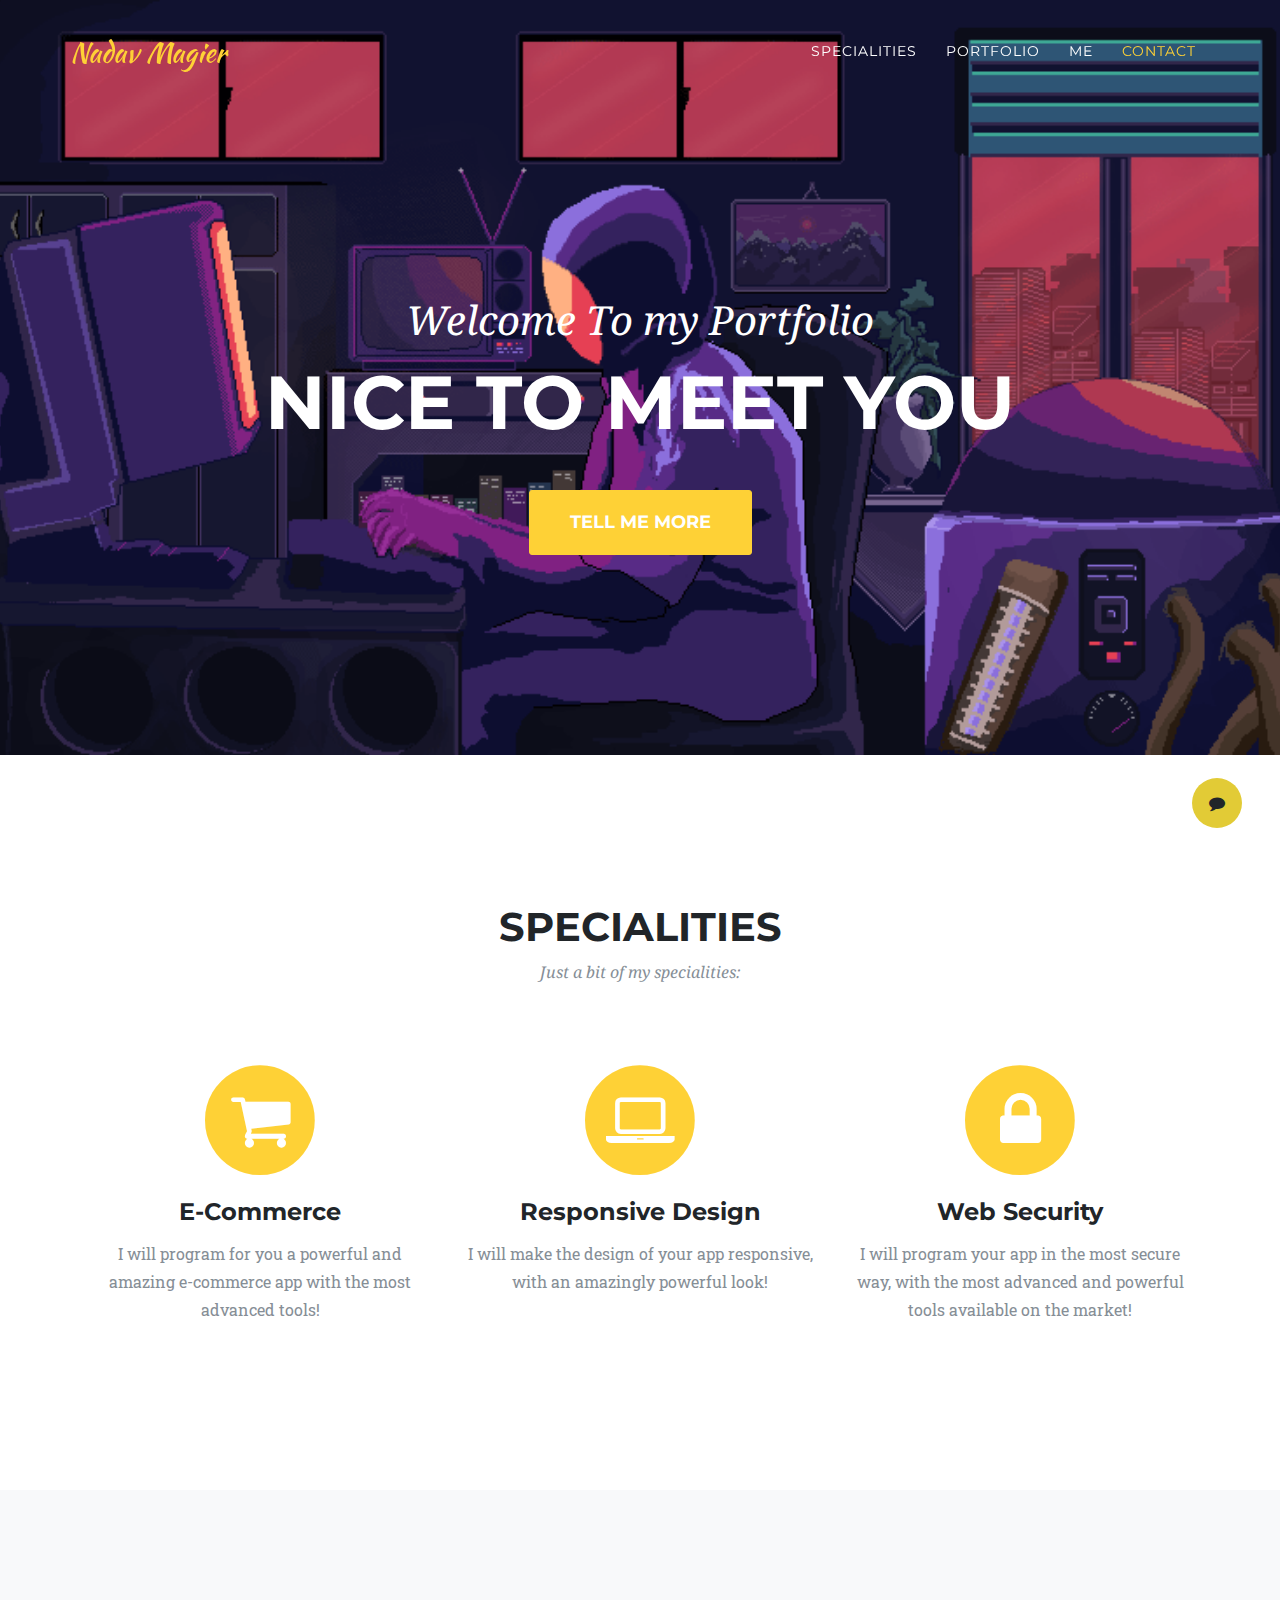
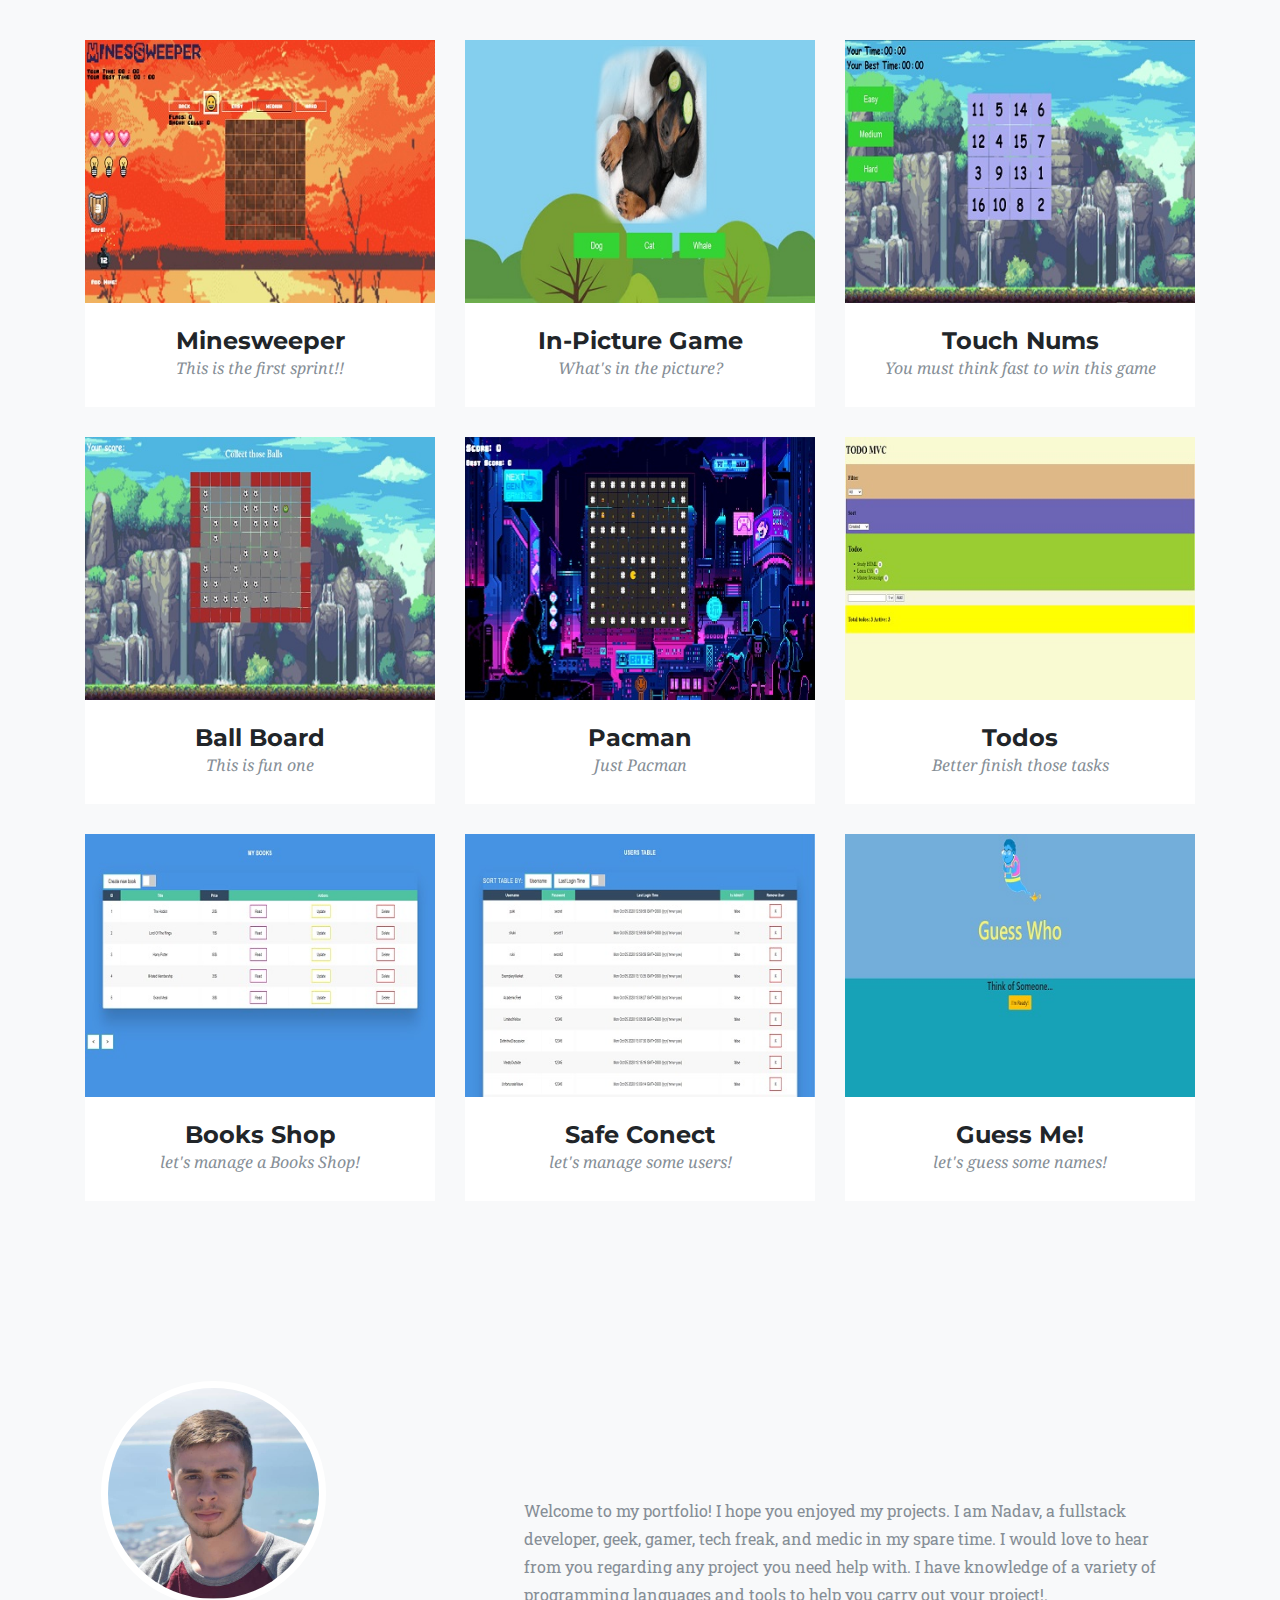
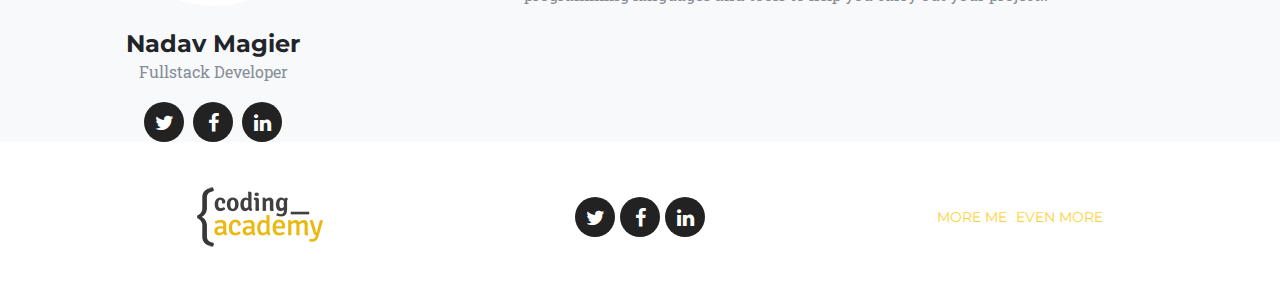
<file: index.html>
<!DOCTYPE html>
<html lang="en">

<head>

    <meta charset="utf-8">
    <meta name="viewport" content="width=device-width, initial-scale=1, shrink-to-fit=no">
    <meta name="description" content="">
    <meta name="author" content="">
    <link rel="icon" href="img/favicon.gif" type="gif">
    <title>Nadav Magier</title>

    <!-- Bootstrap core CSS -->
    <link href="vendor/bootstrap/css/bootstrap.min.css" rel="stylesheet">

    <!-- Custom fonts for this template -->
    <link href="vendor/font-awesome/css/font-awesome.min.css" rel="stylesheet" type="text/css">
    <link href="https://fonts.googleapis.com/css?family=Montserrat:400,700" rel="stylesheet" type="text/css">
    <link href='https://fonts.googleapis.com/css?family=Kaushan+Script' rel='stylesheet' type='text/css'>
    <link href='https://fonts.googleapis.com/css?family=Droid+Serif:400,700,400italic,700italic' rel='stylesheet' type='text/css'>
    <link href='https://fonts.googleapis.com/css?family=Roboto+Slab:400,100,300,700' rel='stylesheet' type='text/css'>

    <!-- Custom styles for this template -->
    <link href="css/ca-gallery.css" rel="stylesheet">

</head>

<body id="page-top">
    <div class="offcanvas-btn" onClick="openCanvas()">
        <i class="fa fa-comment" aria-hidden="true"></i>
    </div>
    <aside class="offcanvas-aside">

        <!-- Contact -->
        <section id="contact">
            <section class="mb-4">

                <!-- email -->
                <div class="form-group label-floating">
                    <label class="control-label" for="email">Email</label>
                    <input class="form-control" id="email" type="email" name="email" required data-error="Please enter your Email">
                    <div class="help-block with-errors"></div>
                </div>
                <!-- Subject -->
                <div class="form-group label-floating">
                    <label class="control-label">Subject</label>
                    <input class="form-control" id="msg_subject" type="text" name="subject" required data-error="Please enter your message subject">
                    <div class="help-block with-errors"></div>
                </div>
                <!-- Message -->
                <div class="form-group label-floating">
                    <label for="message" class="control-label">Message</label>
                    <textarea class="form-control" rows="3" id="message" name="message" required data-error="Write your message"></textarea>
                    <div class="help-block with-errors"></div>
                </div>
                <div class="form-submit mt-5">
                    <button class="btn btn-primary" onclick="onSendMsg()"><i class="material-icons mdi mdi-message-outline" ></i> Send Message</button>
                    <div id="msgSubmit" class="h3 text-center hidden"></div>
                    <div class="clearfix"></div>
                </div>
                </div>

            </section>
        </section>

    </aside>

    <!-- Navigation -->
    <nav class="navbar navbar-expand-lg navbar-dark fixed-top" id="mainNav">
        <div class="container">
            <a class="navbar-brand js-scroll-trigger" href="#page-top">Nadav Magier</a>
            <button class="navbar-toggler navbar-toggler-right" type="button" data-toggle="collapse" data-target="#navbarResponsive" aria-controls="navbarResponsive" aria-expanded="false" aria-label="Toggle navigation">
          <i class="fa fa-bars"></i>
        </button>
            <div class="collapse navbar-collapse" id="navbarResponsive">
                <ul class="navbar-nav ml-auto">
                    <li class="nav-item">
                        <a class="nav-link js-scroll-trigger" href="#services">Specialities</a>
                    </li>
                    <li class="nav-item">
                        <a class="nav-link js-scroll-trigger" href="#portfolio">Portfolio</a>
                    </li>
                    <li class="nav-item">
                        <a class="nav-link js-scroll-trigger" href="#me">Me</a>
                    </li>
                    <li class="nav-item">
                        <a class="nav-link js-scroll-trigger" onclick="openCanvas()" href="#contact">Contact</a>
                    </li>
                </ul>
            </div>
        </div>
    </nav>

    <!-- Header -->
    <header class="masthead">
        <div class="container">
            <div class="intro-text">
                <div class="intro-lead-in">Welcome To my Portfolio</div>
                <div class="intro-heading">Nice To Meet You</div>
                <a class="btn btn-xl js-scroll-trigger" href="#services">Tell Me More</a>
            </div>
        </div>
    </header>

    <!-- Services -->
    <section id="services">
        <div class="container">
            <div class="row">
                <div class="col-lg-12 text-center">
                    <h2 class="section-heading">Specialities</h2>
                    <h3 class="section-subheading text-muted">Just a bit of my specialities:</h3>
                </div>
            </div>
            <div class="row text-center">
                <div class="col-md-4">
                    <span class="fa-stack fa-4x">
              <i class="fa fa-circle fa-stack-2x text-primary"></i>
              <i class="fa fa-shopping-cart fa-stack-1x fa-inverse"></i>
            </span>
                    <h4 class="service-heading">E-Commerce</h4>
                    <p class="text-muted">I will program for you a powerful and amazing e-commerce app with the most advanced tools!</p>
                </div>
                <div class="col-md-4">
                    <span class="fa-stack fa-4x">
              <i class="fa fa-circle fa-stack-2x text-primary"></i>
              <i class="fa fa-laptop fa-stack-1x fa-inverse"></i>
            </span>
                    <h4 class="service-heading">Responsive Design</h4>
                    <p class="text-muted">I will make the design of your app responsive, with an amazingly powerful look!</p>
                </div>
                <div class="col-md-4">
                    <span class="fa-stack fa-4x">
              <i class="fa fa-circle fa-stack-2x text-primary"></i>
              <i class="fa fa-lock fa-stack-1x fa-inverse"></i>
            </span>
                    <h4 class="service-heading">Web Security</h4>
                    <p class="text-muted">I will program your app in the most secure way, with the most advanced and powerful tools available on the market!</p>
                </div>
            </div>
        </div>
    </section>

    <!-- Portfolio Grid -->
    <section class="bg-light" id="portfolio">
        <div class="container">
            <div class="row">
            </div>
        </div>
    </section>


    <!-- Me -->
    <section class="bg-light" id="me" style="padding: 0px;">
        <div class="row">
            <div class="col-sm-4">
                <div class="team-member">
                    <img class="mx-auto rounded-circle" src="img/team/1.png" alt="">
                    <h4>Nadav Magier</h4>
                    <p class="text-muted">Fullstack Developer</p>
                    <ul class="list-inline social-buttons">
                        <li class="list-inline-item">
                            <a href="https://twitter.com/MagierNadav?s=08">
                                <i class="fa fa-twitter"></i>
                            </a>
                        </li>
                        <li class="list-inline-item">
                            <a href="https://www.facebook.com/nadav.magier">
                                <i class="fa fa-facebook"></i>
                            </a>
                        </li>
                        <li class="list-inline-item">
                            <a href="https://www.linkedin.com/in/nadav-magier-613965124">
                                <i class="fa fa-linkedin"></i>
                            </a>
                        </li>
                    </ul>
                </div>
            </div>
            <div class="col-sm-8 flex-align-center">
                <p class="large text-muted  about-description">Welcome to my portfolio! I hope you enjoyed my projects. I am Nadav, a fullstack developer, geek, gamer, tech freak, and medic in my spare time. I would love to hear from you regarding any project you need help with. I have knowledge of
                    a variety of programming languages and tools to help you carry out your project!.</p>
            </div>
        </div>
    </section>


    <!-- Footer -->
    <footer>
        <div class="container">
            <div class="row">
                <div class="col-md-4 flex-align-center">
                    <a href="http://coding-academy.org" target="_blank">
                        <img src="./img/ca-logo.png" alt="">
                    </a>
                </div>
                <div class="col-md-4 flex-align-center">
                    <ul class="list-inline social-buttons flex-align-center">
                        <li class="list-inline-item">
                            <a href="https://twitter.com/MagierNadav?s=08">
                                <i class="fa fa-twitter"></i>
                            </a>
                        </li>
                        <li class="list-inline-item flex-align-center">
                            <a href="https://www.facebook.com/nadav.magier">
                                <i class="fa fa-facebook"></i>
                            </a>
                        </li>
                        <li class="list-inline-item">
                            <a href="https://www.linkedin.com/in/nadav-magier-613965124">
                                <i class="fa fa-linkedin"></i>
                            </a>
                        </li>
                    </ul>
                </div>
                <div class="col-md-4 flex-align-center">
                    <ul class="list-inline quicklinks">
                        <li class="list-inline-item">
                            <a href="#">More Me</a>
                        </li>
                        <li class="list-inline-item">
                            <a href="#">Even More</a>
                        </li>
                    </ul>
                </div>
            </div>
        </div>
    </footer>

    <!-- Portfolio Modals -->
    <div class='modals'></div>
    <!-- Modal 1 -->


    <!-- Bootstrap core JavaScript -->
    <script src="vendor/jquery/jquery.min.js"></script>
    <script src="vendor/popper/popper.min.js"></script>
    <script src="vendor/bootstrap/js/bootstrap.min.js"></script>

    <!-- Plugin JavaScript -->
    <script src="vendor/jquery-easing/jquery.easing.min.js"></script>

    <!-- Custom scripts for this template -->
    <script src="js/gallery.service.js"></script>
    <script src="js/ca-gallery.js"></script>
    <script src="js/offCanvas.js"></script>
    <script src="js/main.js"></script>


</body>

</html>
</file>
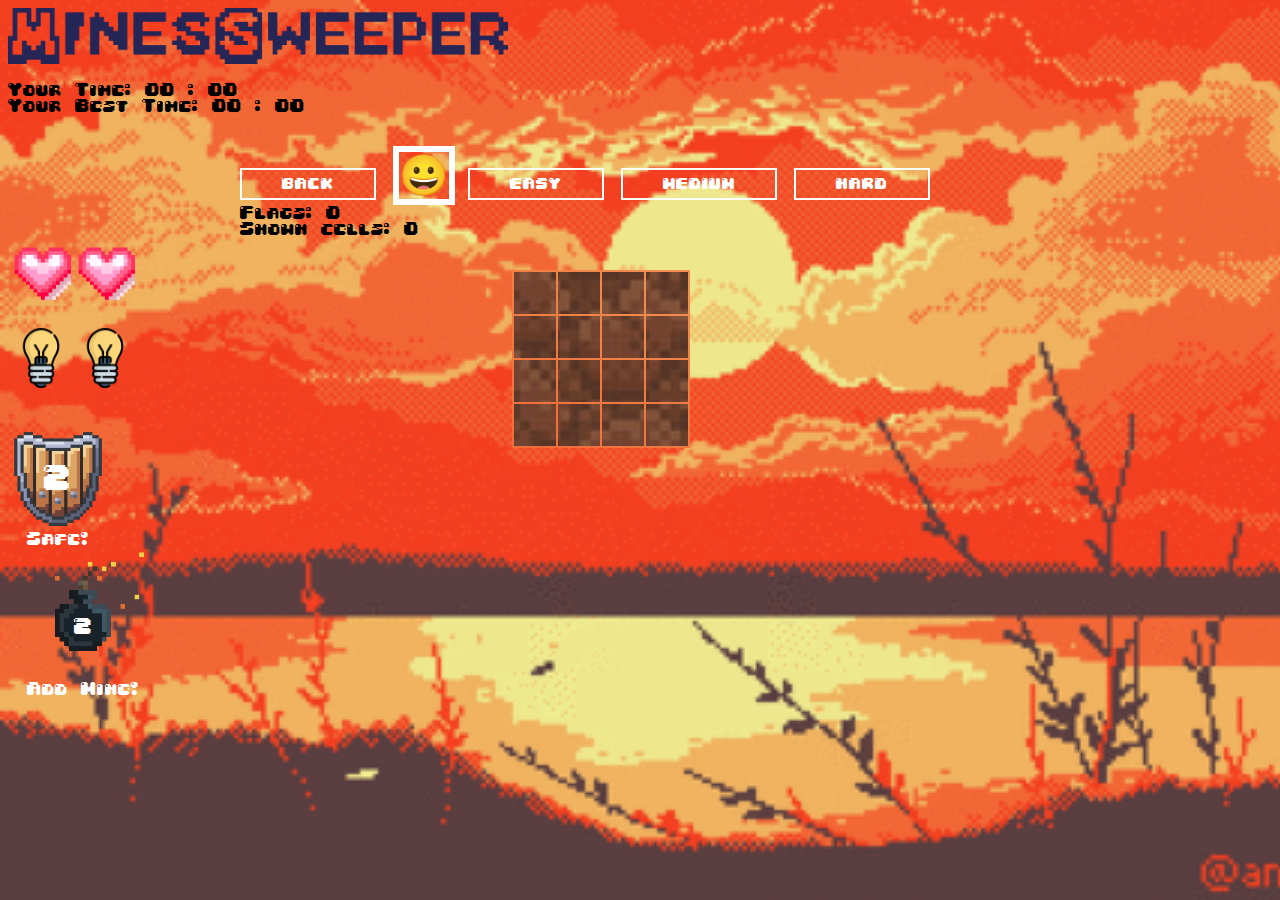
<file: projs/1/index.html>
<!DOCTYPE html>
<html lang="en">

<head>
    <meta charset="UTF-8">
    <meta http-equiv="X-UA-Compatible" content="IE=edge">
    <meta name="viewport" content="width=device-width, initial-scale=1.0">
    <link rel="stylesheet" href="css/style.css">
    <title>Mines Sweeper</title>
</head>

<body onload="initGame()">
    <img class="header" src="img/Header.png" /></br>
    </br>
    <div class="timers">
        <label class="text">Your Time:</label>
        <label class="minutes">00</label>
        <label class="colon">:</label>
        <label class="seconds">00</label></br>
        <label class="text">Your Best Time:</label>
        <label class="bestMinutes">00</label>
        <label class="colon">:</label>
        <label class="bestSeconds">00</label>
        </br>
        </br>

    </div>
    </br>

    <div class="menu-container">
        <button class="button2 back" onclick="back()">BACK</button>
        <button class="button2 restart" onclick="initGame()">&#128512</button>
        <button class="button2" onclick="changeSize(4)">Easy</button>
        <button class="button2" onclick="changeSize(8)">Medium</button>
        <button class="button2" onclick="changeSize(12)">Hard</button><br>
        <label class="text">Flags:</label>
        <label class="flag-count">0</label><br>
        <label class="text">Shown cells:</label>
        <label class="shown-count">0</label>
    </div>
    <div class="board-container"></div>
    <div class="hearts"></div>
    <div class="lights"></div>
    </br>
    <div class="shield-container" onclick="exposeRandomCell()">
        <img src="img/shield.png" class="shield">
        <div class="shield-number">Safe!</div>
        <div class="shield-text">Safe!</div>
    </div>
    <div class="self-mine-container" onclick="addSelfMine()">
        <img src="img/bomb.gif" class="self-mine">
        <div class="self-mine-number">4</div>
        <div class="self-mine-text">Add Mine!</div>
    </div>


    <!-- <img src="img/shield.png" class="shield" onclick="exposeRandomCell()" /> -->
    <script src="js/util.js"></script>
    <script src="js/main.js"></script>
</body>

</html>
</file>
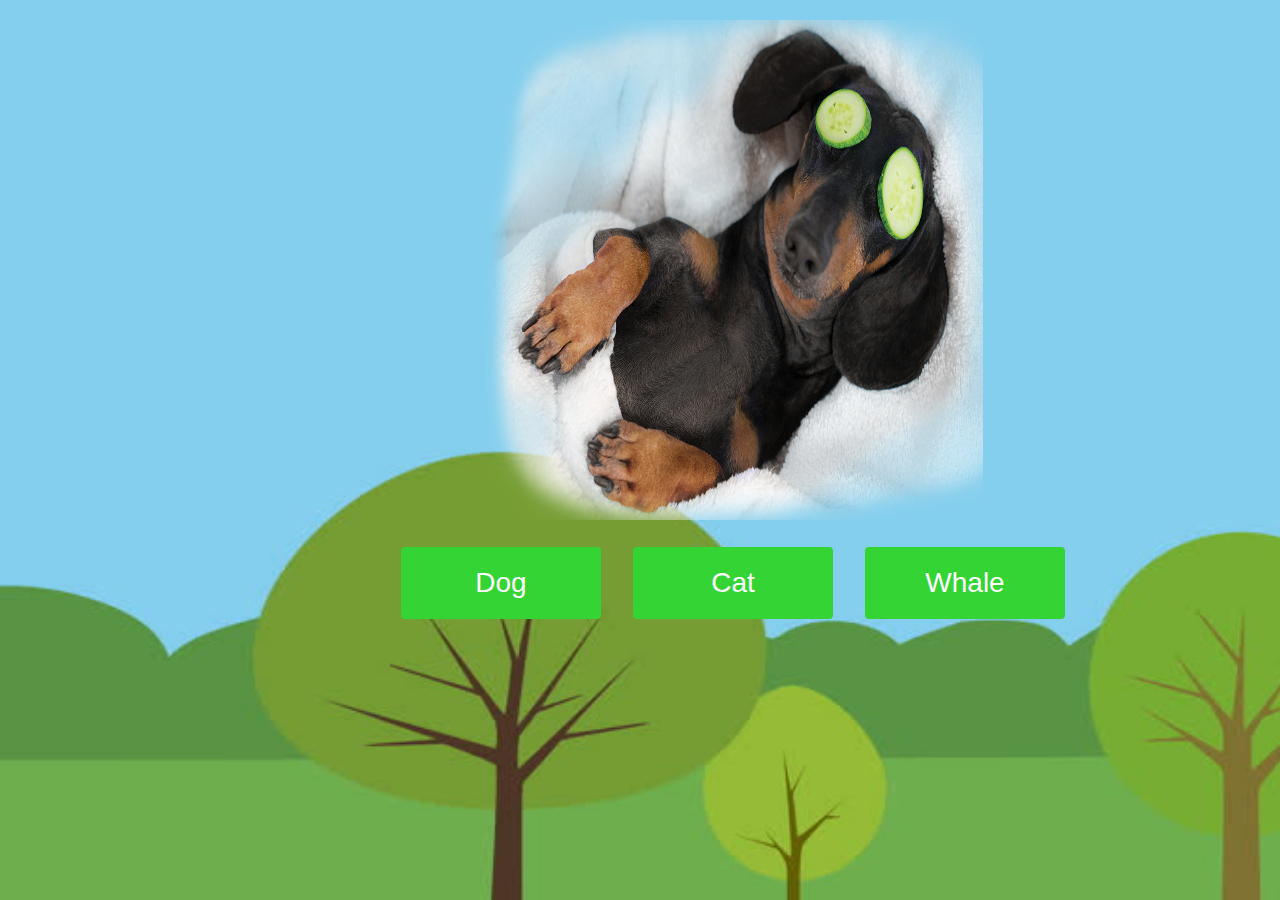
<file: projs/2/index.html>
<!DOCTYPE html>
<html lang="en">

<head>
    <meta charset="UTF-8">
    <meta http-equiv="X-UA-Compatible" content="IE=edge">
    <meta name="viewport" content="width=device-width, initial-scale=1.0">
    <title>In Picture</title>
    <link rel="stylesheet" href="css/style.css">
</head>

<body onload="init()">

    <table border="0" cellpadding="10">
        <tbody class="answers"></tbody>
    </table>
    <img src="img/Win.png" class="win"></br>
    <button class="restart" onclick="restartGame()"><span>Restart!</span></button>
    <script src="js/util.js"></script>
    <script src="js/main.js"></script>
</body>

</html>
</file>
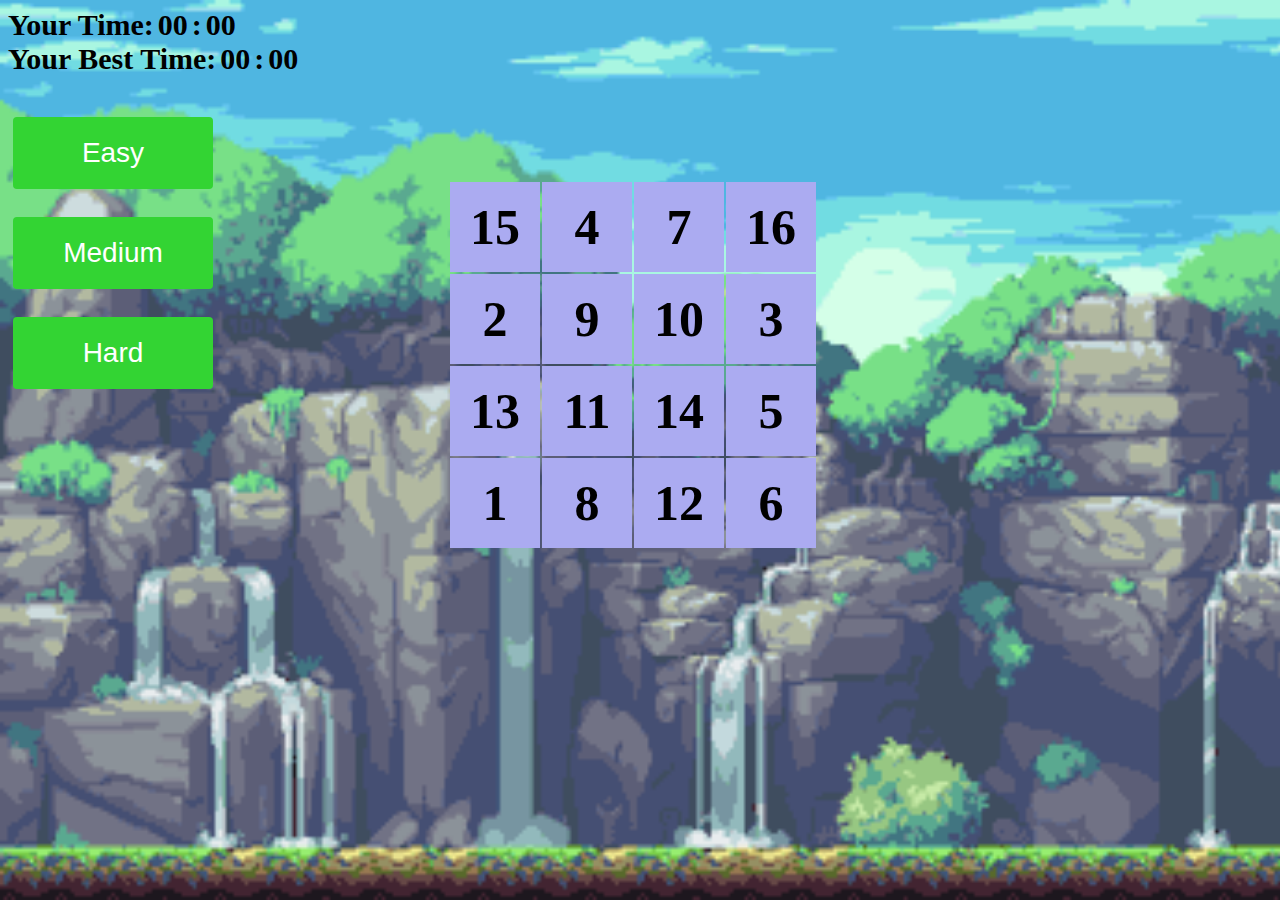
<file: projs/3/index.html>
<!DOCTYPE html>
<html lang="en">

<head>
    <meta charset="UTF-8">
    <meta http-equiv="X-UA-Compatible" content="IE=edge">
    <meta name="viewport" content="width=device-width, initial-scale=1.0">
    <title>Touch Nums</title>
    <link rel="stylesheet" href="css/style.css">
</head>

<body onload="init()" style="background-image: url('img/background.gif'); background-attachment: fixed;
background-size: cover; background-repeat: no-repeat;">
    <label class="text">Your Time:</label>
    <label class="minutes">00</label>
    <label class="colon">:</label>
    <label class="seconds">00</label></br>
    <label class="text">Your Best Time:</label>
    <label class="bestMinutes">00</label>
    <label class="colon">:</label>
    <label class="bestSeconds">00</label></br>
    </br>
    </br>

    <button class="button" onclick="changeDifficult(4)"><span>Easy</span></button></br>
    </br>

    <button class="button" onclick="changeDifficult(5)"><span>Medium</span></button></br>
    </br>

    <button class="button" onclick="changeDifficult(6)"><span>Hard</span></button>

    <table border="0" cellpadding="10">
        <tbody class="board"></tbody>
    </table>
    <img src="img/Win.png" class="win"></br>
    </br>
    </br>
    </br>
    <button class="restart" onclick="restartGame()"><span>Restart!</span></button>
    <script src="js/util.js"></script>
    <script src="js/main.js"></script>
</body>

</html>
</file>
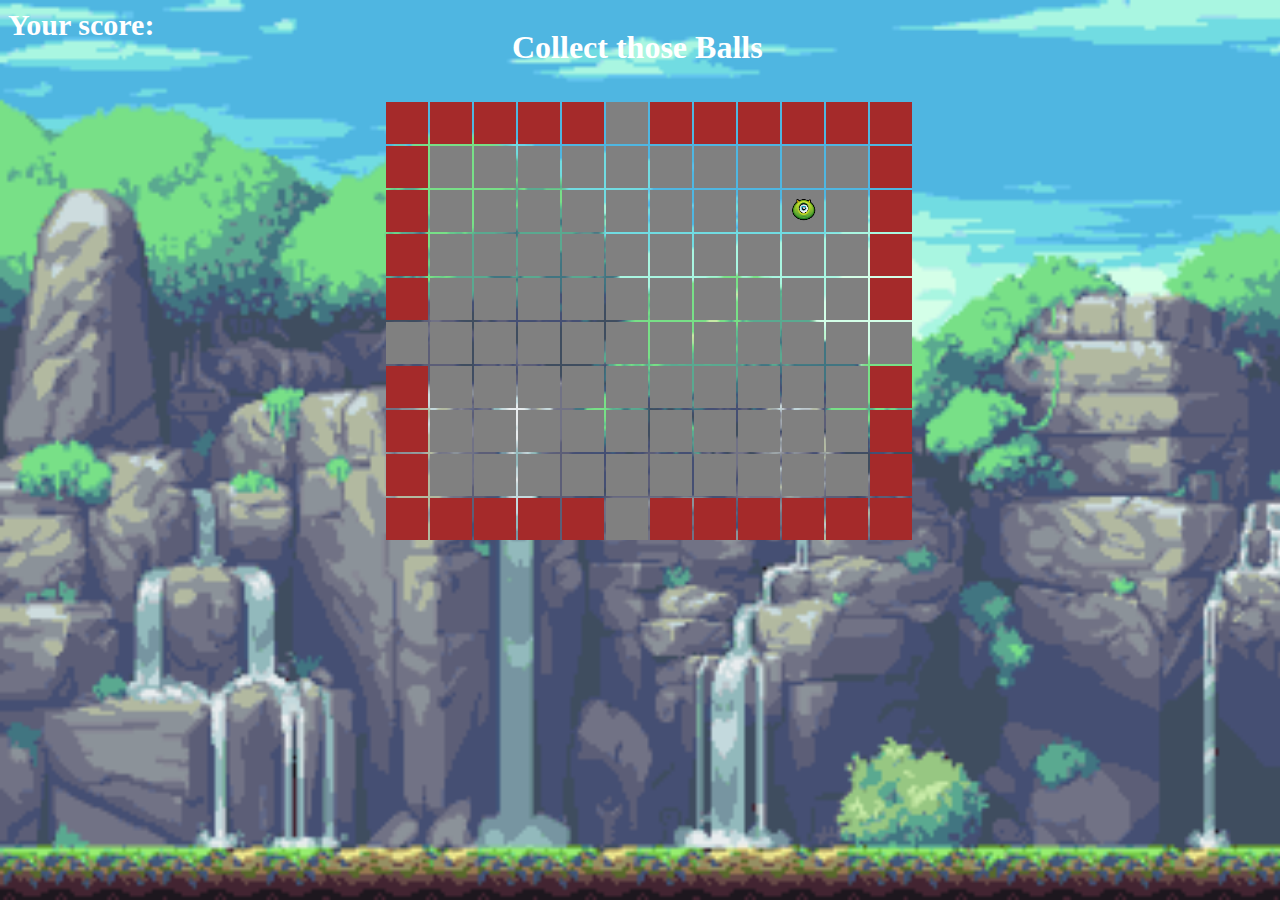
<file: projs/4/index.html>
<!doctype html>
<html lang="en">

<head>
    <meta charset="utf-8">
    <title>Balls</title>
    <link rel="stylesheet" href="css/style.css">
</head>

<body onkeyup="handleKey(event)" onload="initGame()">
    <h1>Collect those Balls</h1>
    <label>Your score:</label><label class="score"></label>
    <table>
        <tbody class="board"></tbody>
    </table>

    <button class="restart" onclick="restartGame()"><span>Restart!</span></button>
    </br>
    </br>
    </br>
    </br>
    </br>
    </br>
    </br>
    </br>
    </br>
    </br>
    </br>
    </br>
    </br>
    </br>
    </br>
    </br>
    </br>
    </br>
    <img src="img/Win.png" class="win"></br>
    <script src="js/app.js"></script>
    <script src="js/util.js"></script>
</body>

</html>
</file>
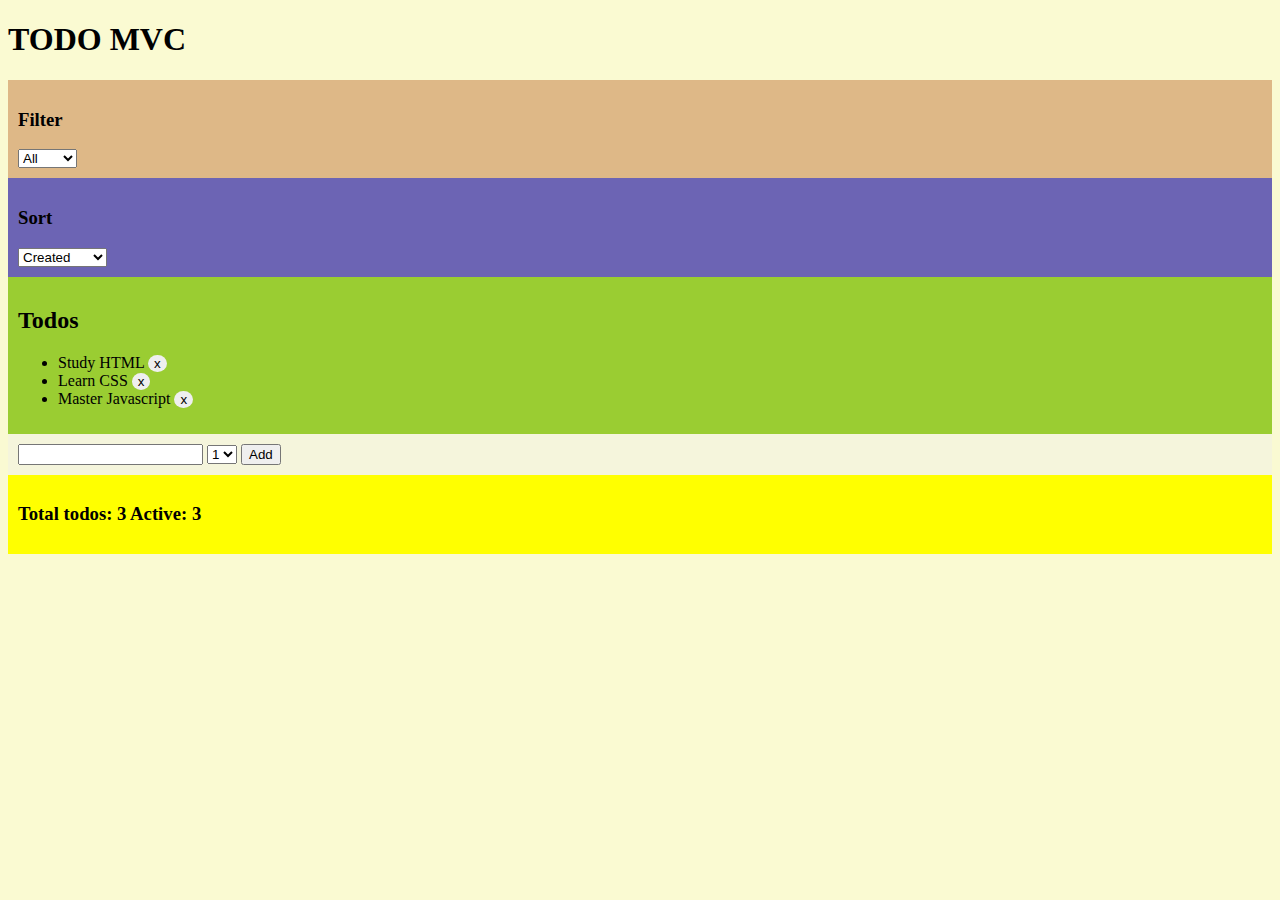
<file: projs/6/index.html>
<!DOCTYPE html>
<html lang="en">

<head>
    <meta charset="UTF-8">
    <meta http-equiv="X-UA-Compatible" content="IE=edge">
    <meta name="viewport" content="width=device-width, initial-scale=1.0">
    <title>Todo</title>
    <link rel="stylesheet" href="css/main.css">
</head>

<body onload="onInit()">
    <header>
        <h1>TODO MVC</h1>
    </header>
    <section class="todo-filter">
        <h3>Filter</h3>
        <select name="todoFilter" onchange="onSetFilter(this.value)">
            <option value="all">All</option>
            <option value="active">Active</option>
            <option value="done">Done</option>
        </select>
    </section>
    <section class="todo-sort">
        <h3>Sort</h3>
        <select name="todoSort" onchange="onSetSort(this.value)">
            <option value="created">Created</option>
            <option value="txt">Text</option>
            <option value="importance">Importance</option>
        </select>
    </section>
    <section class="todo-list">
        <h2>Todos</h2>
        <h3 class="no-values-display"></h3>
        <ul></ul>
    </section>
    <section class="add-todo">
        <input type="text" name="newTodoTxt" />
        <select name="importance" onchange="onSetImportance(this.value)">
            <option value="1">1</option>
            <option value="2">2</option>
            <option value="3">3</option>
        </select>
        <button onclick="onAddTodo()">Add</button>
    </section>

    <section class="todo-stat">
        <h3>
            Total todos: <span class="stat-total">7</span> Active: <span class="stat-active">4</span>
        </h3>
    </section>

    <script src="js/services/storage.service.js"></script>
    <script src="js/services/todo.service.js"></script>
    <script src="js/todo-controller.js"></script>
</body>

</html>
</file>
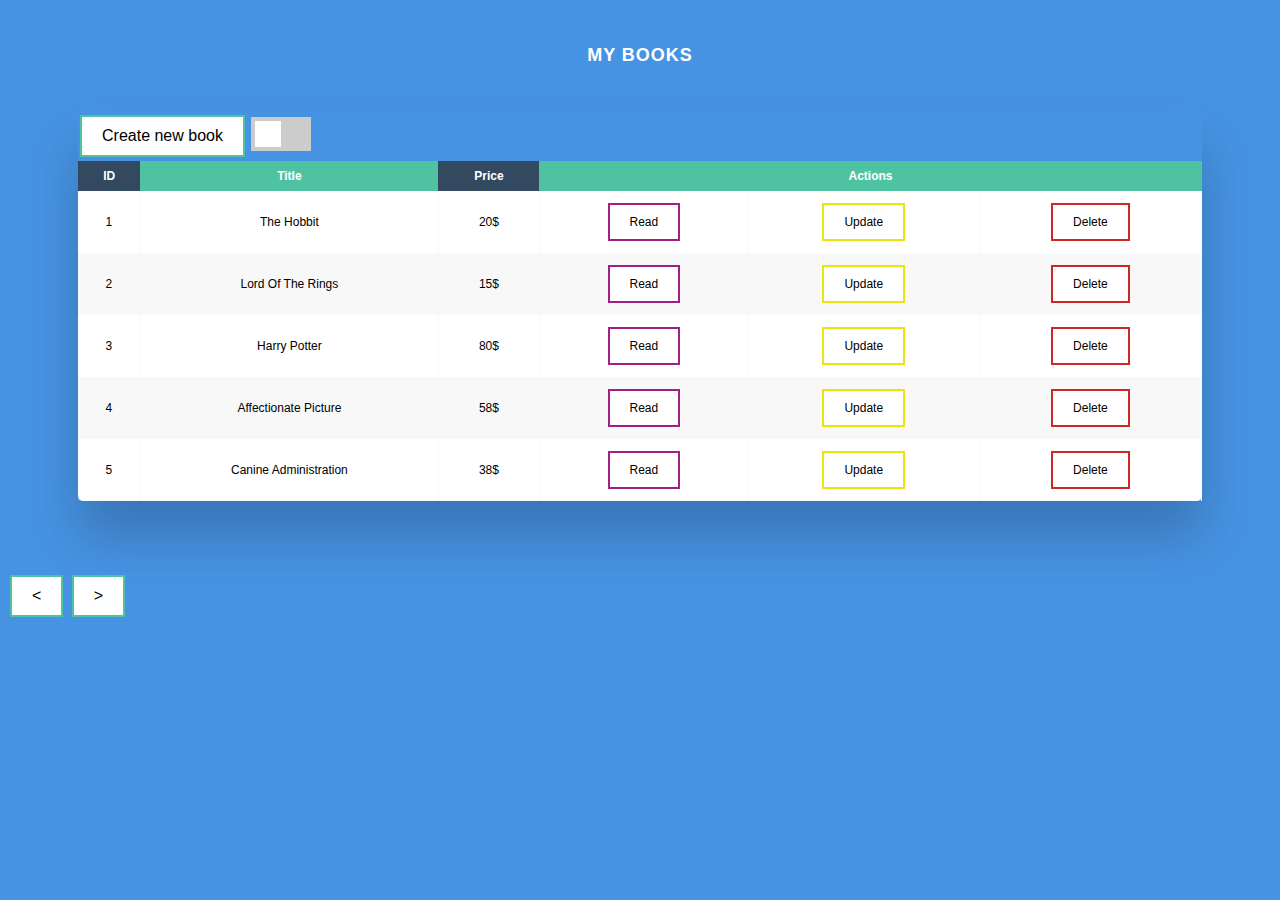
<file: projs/7/index.html>
<!DOCTYPE html>
<html lang="en">

<head>
    <meta charset="UTF-8">
    <meta http-equiv="X-UA-Compatible" content="IE=edge">
    <meta name="viewport" content="width=device-width, initial-scale=1.0">
    <link rel="stylesheet" href="css/style.css">
    <title>Book Shop</title>
</head>

<body onload="init()">
    <h2>my books</h2>
    <div class="table-wrapper">
        <button onclick="onDisplayCreateModal()">Create new book</button>
        <label class="switch">
                <input class='display-checkbox' onchange="changeDisplay(this)" type="checkbox">
                <span class="slider"></span>
              </label>
        <div class="create-book-modal">
            <h2>create book</h2>
            Book Title: <input type="text" name="bookTitle"> Book Price: <input type="number" name="bookPrice">
            <button onclick="onCreateNewBook()">Create</button>
        </div>
        <div class="update-book-modal">
            <h2>update book</h2>
            Book Title:
            <input type="text" name="bookTitleUpdate"> Book Price:
            <input type="number" name="bookPriceUpdate"> <button onclick="onUpdateBook()">Update</button>
        </div>
        <table class="books-table">
            <thead>
                <tr>
                    <th onclick="onSortTable('id')">ID</th>
                    <th onclick="onSortTable('title')">Title</th>
                    <th onclick="onSortTable('price')">Price</th>
                    <th colspan="3">Actions</th>
                </tr>
            </thead>
            <tbody>
                <tbody>
        </table>
        <div class="book-cards-container">

        </div>
    </div>
    <div class="page-move">
        <button onclick="onPrevPage()"><</button>
        <button onclick="onNextPage()">></button>
    </div>
    </div>
    <div class="read-modal" hidden>
        <h2 class="modal-title"></h2>
        <div class="modal-img"></div>
        <h3 class="modal-price"></h3>
        <p class="modal-id"></p>
        <input type="number" min="0" max="10" onKeyDown="return false" name="rateInput" onchange="onUpdateRate(this.value)">
        <button class="remove-btn" onclick="onCloseModal()">Close</button>
    </div>
    <script src="js/service/util-service.js"></script>
    <script src="js/service/storage-service.js"></script>
    <script src="js/service/book-service.js"></script>
    <script src="js/book-controller.js"></script>
</body>

</html>
</file>
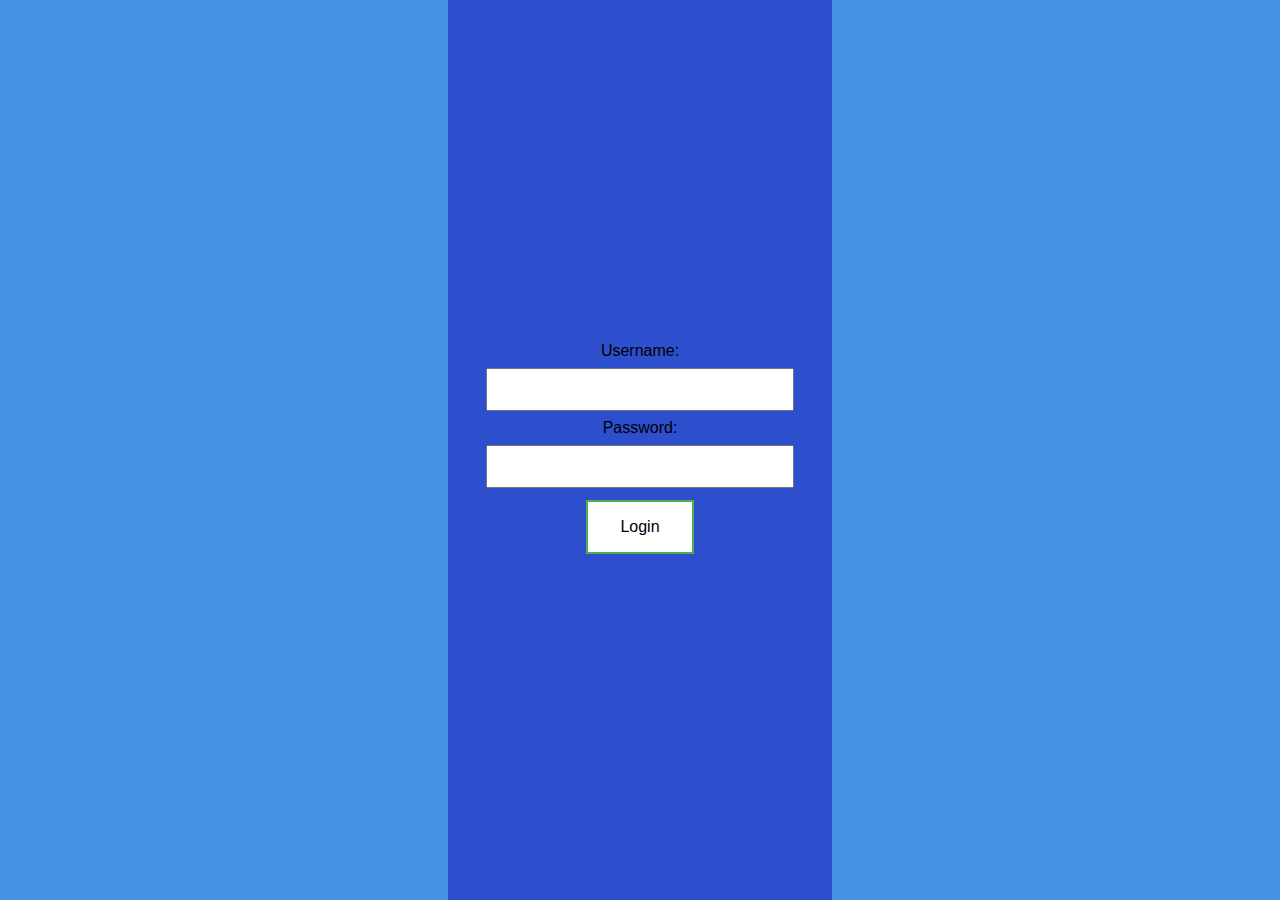
<file: projs/8/index.html>
<!DOCTYPE html>
<html lang="en">

<head>
    <meta charset="UTF-8">
    <meta http-equiv="X-UA-Compatible" content="IE=edge">
    <meta name="viewport" content="width=device-width, initial-scale=1.0">
    <title>User Managment</title>
    <link rel="stylesheet" href="css/style.css">
</head>

<body>
    <div class="main-container">
        <section class="inside-section">
            <h1>Welcome!</h1>
            <button onclick="onAdminPage()" class="admin-btn">Admin Page</button>
            <button class="logout-button" onclick="onLogout()">Logout</button>
        </section>
        <section class="login-section">
            Username:
            <input type="text" name="userNameInput" /> Password:
            <input type="password" name="passwordInput" />
            <button class="login-button" onclick="onLogin()">Login</button>
        </section>
        <script src="js/utils.js"></script>
        <script src="js/services/storage.service.js"></script>
        <script src="js/services/user.service.js"></script>
        <script src="js/safe-content-controller.js"></script>
    </div>
</body>

</html>
</file>
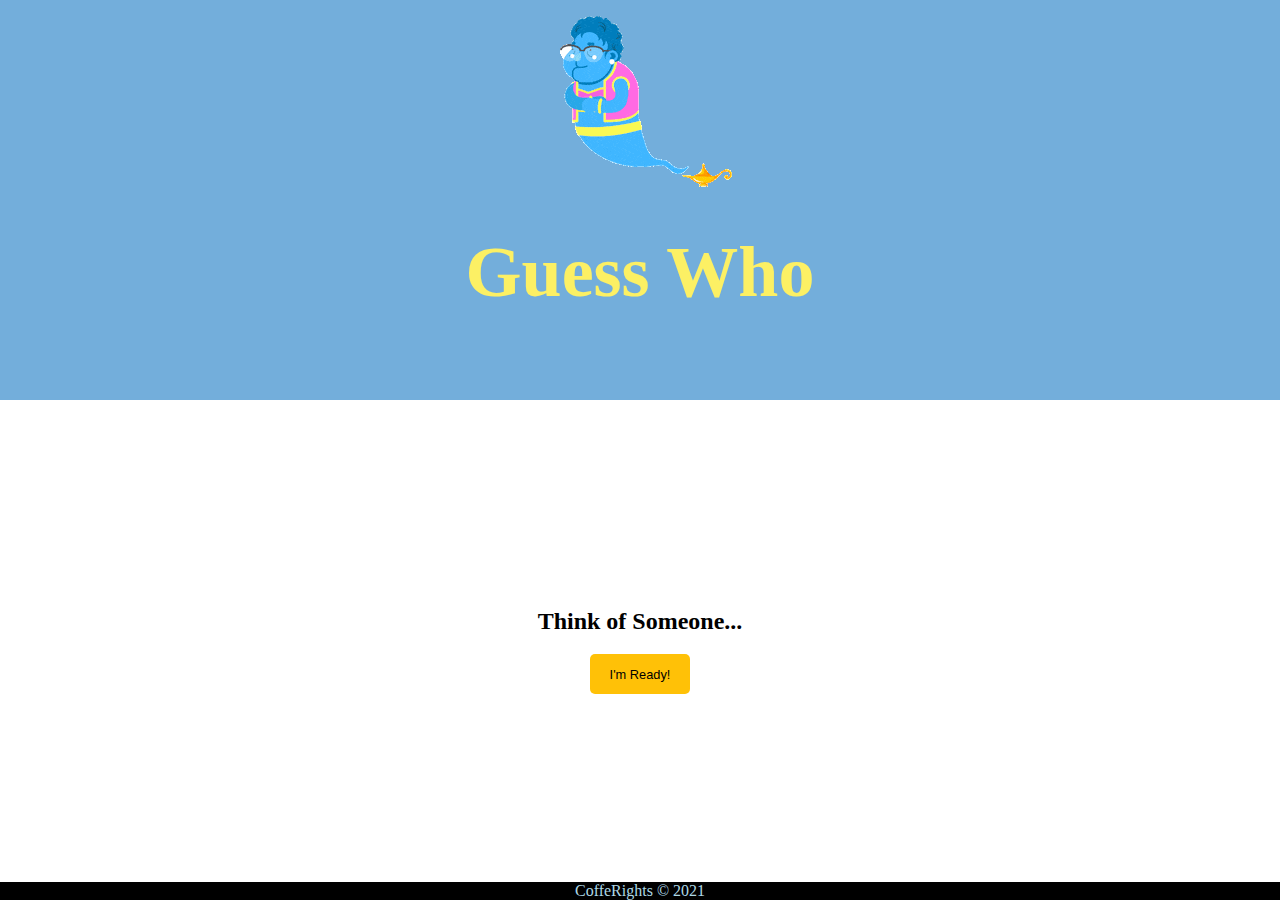
<file: projs/9/index.html>
<!DOCTYPE html>
<html lang="en">

<head>
    <meta charset="utf-8" />
    <title>Guess-Me</title>
    <link rel="stylesheet" href="css/app.css" />
    <link rel="stylesheet" href="https://stackpath.bootstrapcdn.com/bootstrap/4.1.3/css/bootstrap.min.css" integrity="sha384-MCw98/SFnGE8fJT3GXwEOngsV7Zt27NXFoaoApmYm81iuXoPkFOJwJ8ERdknLPMO" crossorigin="anonymous">
</head>

<body class="bg-info">
    <header class="collapse show">
        <img src="img/layout/logo.gif" class="logo" />
        <h1>Guess Who</h1>
    </header>

    <main>
        <section class="game-start">
            <h2>Think of Someone...</h2>
            <button class="btn btn-start" data-toggle="collapse" data-target="header">I'm Ready!</button>
        </section>

        <section class="quest" style="display: none">
            <h1 class="question"></h1>
            <button class="btn btn-yes">Yes</button>
            <button class="btn btn-no">No</button>
        </section>

        <section class="new-quest" style="display: none">
            <h2>OK, I gave up...</h2>

            <form class="ending-form">
                <label for="newGuess">You thought of: </label>
                <input name="newGuess" type="txt" id="newGuess" placeholder="Your Guess" required />

                <label for="newQuest">Question to differentiate:</label>
                <input name="newQuest" type="txt" id="newQuest" placeholder="The answer is YES for yours" required />

                <button type="submit" class="btn btn-add-guess">Make me Smarter!</button>
            </form>
        </section>
    </main>

    <footer>CoffeRights &copy; 2021</footer>

    <script src="lib/jquery/jquery.js"></script>
    <script src="https://cdnjs.cloudflare.com/ajax/libs/popper.js/1.14.3/umd/popper.min.js" integrity="sha384-ZMP7rVo3mIykV+2+9J3UJ46jBk0WLaUAdn689aCwoqbBJiSnjAK/l8WvCWPIPm49" crossorigin="anonymous"></script>
    <script src="https://stackpath.bootstrapcdn.com/bootstrap/4.1.3/js/bootstrap.min.js" integrity="sha384-ChfqqxuZUCnJSK3+MXmPNIyE6ZbWh2IMqE241rYiqJxyMiZ6OW/JmZQ5stwEULTy" crossorigin="anonymous"></script>
    <script src="js/storage-service.js"></script>
    <script src="js/quest-service.js"></script>
    <script src="js/quest-controller.js"></script>
</body>

</html>
</file>
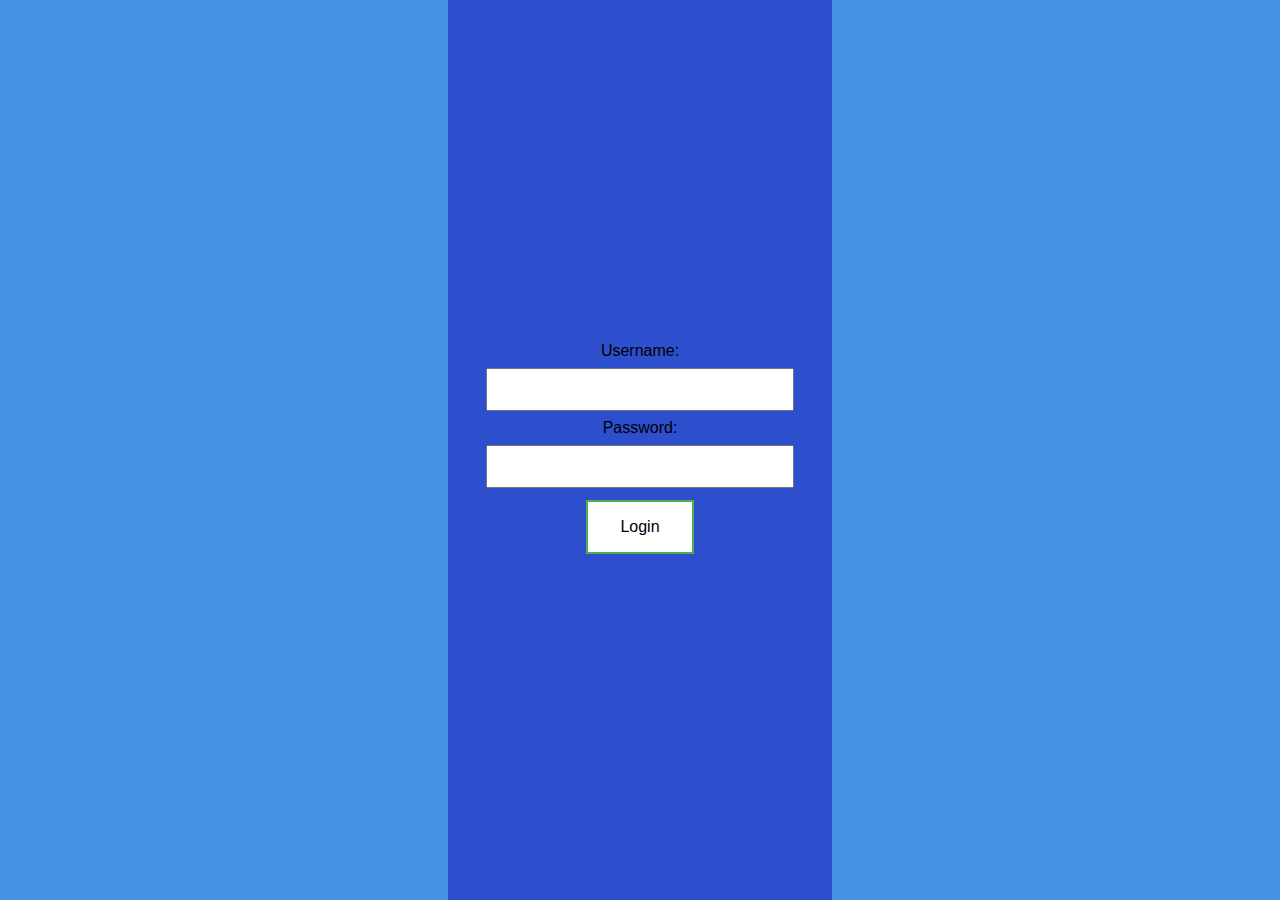
<file: projs/8/admin.html>
<!DOCTYPE html>
<html lang="en">

<head>
    <meta charset="UTF-8">
    <meta http-equiv="X-UA-Compatible" content="IE=edge">
    <meta name="viewport" content="width=device-width, initial-scale=1.0">
    <link rel="stylesheet" href="css/admin.css">
    <title>Document</title>
</head>

<body onload="init()">
    <h2>Users Table</h2>

    <div class="table-wrapper">
        <div class="sortBy"><span class="sortTxt">Sort table by:  </span><button onclick="onSortTable('username')">Username</button>
            <button onclick="onSortTable('lastLogIn')">Last Login Time</button> <label class="switch">
                <input class='display-checkbox' onchange="changeDisplay(this)" type="checkbox">
                <span class="slider"></span>
              </label>
        </div>
        <table class="users-table">
            <thead>
                <tr>
                    <th>Username</th>
                    <th>Password</th>
                    <th>Last Login Time</th>
                    <th>Is Admin?</th>
                    <th>Remove User</th>
                </tr>
            </thead>
            <tbody>
                <tbody>
        </table>
        <div class="user-cards-container">

        </div>
    </div>
    <script src="js/utils.js"></script>
    <script src="js/services/storage.service.js"></script>
    <script src="js/services/user.service.js"></script>
    <script src="js/admin-controller.js"></script>
</body>

</html>
</file>
<file: css/ca-gallery.css>
body {
    overflow-x: hidden;
    font-family: 'Roboto Slab', 'Helvetica Neue', Helvetica, Arial, sans-serif;
}

p {
    line-height: 1.75;
}

a {
    color: #fed136;
}

a.active,
a:active,
a:focus,
a:hover {
    color: #fec503;
}

h1,
h2,
h3,
h4,
h5,
h6 {
    font-weight: 700;
    font-family: 'Montserrat', 'Helvetica Neue', Helvetica, Arial, sans-serif;
    text-transform: uppercase;
}

section {
    padding: 100px 0;
}

section h2.section-heading {
    font-size: 40px;
    margin-top: 0;
    margin-bottom: 15px;
}

section h3.section-subheading {
    font-size: 16px;
    font-weight: 400;
    font-style: italic;
    margin-bottom: 75px;
    text-transform: none;
    font-family: 'Droid Serif', 'Helvetica Neue', Helvetica, Arial, sans-serif;
}

@media (min-width: 768px) {
    section {
        padding: 150px 0;
    }
}

::-moz-selection {
    background: #fed136;
    text-shadow: none;
}

::selection {
    background: #fed136;
    text-shadow: none;
}

img::selection {
    background: transparent;
}

img::-moz-selection {
    background: transparent;
}

body {
    -webkit-tap-highlight-color: #fed136;
}

.offcanvas-btn {
    z-index: 100000;
    position: fixed;
    bottom: 8%;
    right: 3%;
    height: 50px;
    width: 50px;
    background: #e2cb36;
    border-radius: 50%;
    display: flex;
    justify-content: center;
    align-items: center;
    cursor: pointer;
    margin-right: 0;
    transition: all 0.3s ease;
}

.offcanvas-btn-open {
    margin-right: 80vw;
}

.offcanvas-aside {
    position: fixed;
    height: 100%;
    background: rgba(219, 33, 33, 0.904);
    width: 80vw;
    right: -80vw;
    z-index: 10;
    transition: all 0.3s ease;
    display: flex;
    flex-direction: column;
    align-items: center;
    justify-content: space-around;
}

.offcanvas-aside img {
    border-radius: 50%;
}

.offcanvas-aside p {
    text-align: center;
}

.offcanvas-aside .offcanvas-content-suffix {
    height: 20%;
}

@media (min-width: 575px) {
    .offcanvas-btn-open {
        margin-right: 30vw;
    }
    .offcanvas-aside {
        width: 30vw;
        right: -30vw;
    }
}

.offcanvas-aside-open {
    right: 0;
}

#mainNav {
    background-color: #222222;
    z-index: 5;
}

#mainNav .navbar-toggler {
    font-size: 12px;
    right: 0;
    padding: 13px;
    text-transform: uppercase;
    color: white;
    border: 0;
    background-color: #fed136;
    font-family: 'Montserrat', 'Helvetica Neue', Helvetica, Arial, sans-serif;
    text-transform: uppercase;
}

#mainNav .navbar-brand {
    color: #fed136;
    font-family: 'Kaushan Script', 'Helvetica Neue', Helvetica, Arial, cursive;
}

#mainNav .navbar-brand.active,
#mainNav .navbar-brand:active,
#mainNav .navbar-brand:focus,
#mainNav .navbar-brand:hover {
    color: #fec503;
}

#mainNav .navbar-nav .nav-item .nav-link {
    font-size: 90%;
    font-weight: 400;
    padding: 0.75em 0;
    letter-spacing: 1px;
    color: white;
    font-family: 'Montserrat', 'Helvetica Neue', Helvetica, Arial, sans-serif;
    text-transform: uppercase;
}

#mainNav .navbar-nav .nav-item .nav-link.active,
#mainNav .navbar-nav .nav-item .nav-link:hover {
    color: #fed136;
}

@media (min-width: 992px) {
    #mainNav {
        padding-top: 25px;
        padding-bottom: 25px;
        -webkit-transition: padding-top 0.3s, padding-bottom 0.3s;
        -moz-transition: padding-top 0.3s, padding-bottom 0.3s;
        transition: padding-top 0.3s, padding-bottom 0.3s;
        border: none;
        background-color: transparent;
    }
    #mainNav .navbar-brand {
        font-size: 1.75em;
        -webkit-transition: all 0.3s;
        -moz-transition: all 0.3s;
        transition: all 0.3s;
    }
    #mainNav .navbar-nav .nav-item .nav-link {
        padding: 1.1em 1em !important;
    }
    #mainNav.navbar-shrink {
        padding-top: 0;
        padding-bottom: 0;
        background-color: #222222;
    }
    #mainNav.navbar-shrink .navbar-brand {
        font-size: 1.25em;
        padding: 12px 0;
    }
}

header.masthead {
    text-align: center;
    color: white;
    background-image: url("../img/header.gif");
    background-repeat: no-repeat;
    background-attachment: scroll;
    background-position: center center;
    -webkit-background-size: cover;
    -moz-background-size: cover;
    -o-background-size: cover;
    background-size: cover;
}

header.masthead .intro-text {
    padding-top: 150px;
    padding-bottom: 100px;
}

header.masthead .intro-text .intro-lead-in {
    font-size: 22px;
    font-style: italic;
    line-height: 22px;
    margin-bottom: 25px;
    font-family: 'Droid Serif', 'Helvetica Neue', Helvetica, Arial, sans-serif;
}

header.masthead .intro-text .intro-heading {
    font-size: 50px;
    font-weight: 700;
    line-height: 50px;
    margin-bottom: 25px;
    font-family: 'Montserrat', 'Helvetica Neue', Helvetica, Arial, sans-serif;
    text-transform: uppercase;
}

@media (min-width: 768px) {
    header.masthead .intro-text {
        padding-top: 300px;
        padding-bottom: 200px;
    }
    header.masthead .intro-text .intro-lead-in {
        font-size: 40px;
        font-style: italic;
        line-height: 40px;
        margin-bottom: 25px;
        font-family: 'Droid Serif', 'Helvetica Neue', Helvetica, Arial, sans-serif;
    }
    header.masthead .intro-text .intro-heading {
        font-size: 75px;
        font-weight: 700;
        line-height: 75px;
        margin-bottom: 50px;
        font-family: 'Montserrat', 'Helvetica Neue', Helvetica, Arial, sans-serif;
        text-transform: uppercase;
    }
}

.service-heading {
    margin: 15px 0;
    text-transform: none;
}

#portfolio .portfolio-item {
    right: 0;
    margin: 0 0 15px;
}

#portfolio .portfolio-item .portfolio-link {
    position: relative;
    display: block;
    max-width: 400px;
    margin: 0 auto;
    cursor: pointer;
}

#portfolio .portfolio-item .portfolio-link .portfolio-hover {
    position: absolute;
    width: 100%;
    height: 100%;
    -webkit-transition: all ease 0.5s;
    -moz-transition: all ease 0.5s;
    transition: all ease 0.5s;
    opacity: 0;
    background: rgba(254, 209, 54, 0.9);
}

#portfolio .portfolio-item .portfolio-link .portfolio-hover:hover {
    opacity: 1;
}

#portfolio .portfolio-item .portfolio-link .portfolio-hover .portfolio-hover-content {
    font-size: 20px;
    position: absolute;
    top: 50%;
    width: 100%;
    height: 20px;
    margin-top: -12px;
    text-align: center;
    color: white;
}

#portfolio .portfolio-item .portfolio-link .portfolio-hover .portfolio-hover-content i {
    margin-top: -12px;
}

#portfolio .portfolio-item .portfolio-link .portfolio-hover .portfolio-hover-content h3,
#portfolio .portfolio-item .portfolio-link .portfolio-hover .portfolio-hover-content h4 {
    margin: 0;
}

#portfolio .portfolio-item .portfolio-caption {
    max-width: 400px;
    margin: 0 auto;
    padding: 25px;
    text-align: center;
    background-color: white;
}

#portfolio .portfolio-item .portfolio-caption h4 {
    margin: 0;
    text-transform: none;
}

#portfolio .portfolio-item .portfolio-caption p {
    font-size: 16px;
    font-style: italic;
    margin: 0;
    font-family: 'Droid Serif', 'Helvetica Neue', Helvetica, Arial, sans-serif;
}

#portfolio * {
    z-index: 2;
}

@media (min-width: 767px) {
    #portfolio .portfolio-item {
        margin: 0 0 30px;
    }
}

.portfolio-modal .modal-dialog {
    max-width: none;
    height: 100%;
    margin: 0;
}

.portfolio-modal .modal-content {
    min-height: 100%;
    padding: 100px 0;
    text-align: center;
    border: none;
    border-radius: 0;
    background-clip: border-box;
    -webkit-box-shadow: none;
    box-shadow: none;
}

.portfolio-modal .modal-content h2 {
    font-size: 3em;
    margin-bottom: 15px;
}

.portfolio-modal .modal-content p {
    margin-bottom: 30px;
}

.portfolio-modal .modal-content p.item-intro {
    font-size: 16px;
    font-style: italic;
    margin: 20px 0 30px;
    font-family: 'Droid Serif', 'Helvetica Neue', Helvetica, Arial, sans-serif;
}

.portfolio-modal .modal-content ul.list-inline {
    margin-top: 0;
    margin-bottom: 30px;
}

.portfolio-modal .modal-content img {
    margin-bottom: 30px;
}

.portfolio-modal .modal-content button {
    cursor: pointer;
}

.portfolio-modal .close-modal {
    position: absolute;
    top: 25px;
    right: 25px;
    width: 75px;
    height: 75px;
    cursor: pointer;
    background-color: transparent;
}

.portfolio-modal .close-modal:hover {
    opacity: 0.3;
}

.portfolio-modal .close-modal .lr {
    /* Safari and Chrome */
    z-index: 1051;
    width: 1px;
    height: 75px;
    margin-left: 35px;
    /* IE 9 */
    -webkit-transform: rotate(45deg);
    -ms-transform: rotate(45deg);
    transform: rotate(45deg);
    background-color: #222222;
}

.portfolio-modal .close-modal .lr .rl {
    /* Safari and Chrome */
    z-index: 1052;
    width: 1px;
    height: 75px;
    /* IE 9 */
    -webkit-transform: rotate(90deg);
    -ms-transform: rotate(90deg);
    transform: rotate(90deg);
    background-color: #222222;
}

.portfolio-modal .modal-backdrop {
    display: none;
    opacity: 0;
}

.timeline {
    position: relative;
    padding: 0;
    list-style: none;
}

.timeline:before {
    position: absolute;
    top: 0;
    bottom: 0;
    left: 40px;
    width: 2px;
    margin-left: -1.5px;
    content: '';
    background-color: #f1f1f1;
}

.timeline>li {
    position: relative;
    min-height: 50px;
    margin-bottom: 50px;
}

.timeline>li:after,
.timeline>li:before {
    display: table;
    content: ' ';
}

.timeline>li:after {
    clear: both;
}

.timeline>li .timeline-panel {
    position: relative;
    float: right;
    width: 100%;
    padding: 0 20px 0 100px;
    text-align: left;
}

.timeline>li .timeline-panel:before {
    right: auto;
    left: -15px;
    border-right-width: 15px;
    border-left-width: 0;
}

.timeline>li .timeline-panel:after {
    right: auto;
    left: -14px;
    border-right-width: 14px;
    border-left-width: 0;
}

.timeline>li .timeline-image {
    position: absolute;
    z-index: 100;
    left: 0;
    width: 80px;
    height: 80px;
    margin-left: 0;
    text-align: center;
    color: white;
    border: 7px solid #f1f1f1;
    border-radius: 100%;
    background-color: #fed136;
}

.timeline>li .timeline-image h4 {
    font-size: 10px;
    line-height: 14px;
    margin-top: 12px;
}

.timeline>li.timeline-inverted>.timeline-panel {
    float: right;
    padding: 0 20px 0 100px;
    text-align: left;
}

.timeline>li.timeline-inverted>.timeline-panel:before {
    right: auto;
    left: -15px;
    border-right-width: 15px;
    border-left-width: 0;
}

.timeline>li.timeline-inverted>.timeline-panel:after {
    right: auto;
    left: -14px;
    border-right-width: 14px;
    border-left-width: 0;
}

.timeline>li:last-child {
    margin-bottom: 0;
}

.timeline .timeline-heading h4 {
    margin-top: 0;
    color: inherit;
}

.timeline .timeline-heading h4.subheading {
    text-transform: none;
}

.timeline .timeline-body>ul,
.timeline .timeline-body>p {
    margin-bottom: 0;
}

@media (min-width: 768px) {
    .timeline:before {
        left: 50%;
    }
    .timeline>li {
        min-height: 100px;
        margin-bottom: 100px;
    }
    .timeline>li .timeline-panel {
        float: left;
        width: 41%;
        padding: 0 20px 20px 30px;
        text-align: right;
    }
    .timeline>li .timeline-image {
        left: 50%;
        width: 100px;
        height: 100px;
        margin-left: -50px;
    }
    .timeline>li .timeline-image h4 {
        font-size: 13px;
        line-height: 18px;
        margin-top: 16px;
    }
    .timeline>li.timeline-inverted>.timeline-panel {
        float: right;
        padding: 0 30px 20px 20px;
        text-align: left;
    }
}

@media (min-width: 992px) {
    .timeline>li {
        min-height: 150px;
    }
    .timeline>li .timeline-panel {
        padding: 0 20px 20px;
    }
    .timeline>li .timeline-image {
        width: 150px;
        height: 150px;
        margin-left: -75px;
    }
    .timeline>li .timeline-image h4 {
        font-size: 18px;
        line-height: 26px;
        margin-top: 30px;
    }
    .timeline>li.timeline-inverted>.timeline-panel {
        padding: 0 20px 20px;
    }
}

@media (min-width: 1200px) {
    .timeline>li {
        min-height: 170px;
    }
    .timeline>li .timeline-panel {
        padding: 0 20px 20px 100px;
    }
    .timeline>li .timeline-image {
        width: 170px;
        height: 170px;
        margin-left: -85px;
    }
    .timeline>li .timeline-image h4 {
        margin-top: 40px;
    }
    .timeline>li.timeline-inverted>.timeline-panel {
        padding: 0 100px 20px 20px;
    }
}

.team-member {
    text-align: center;
}

.team-member img {
    width: 225px;
    height: 225px;
    border: 7px solid white;
}

.team-member h4 {
    margin-top: 25px;
    margin-bottom: 0;
    text-transform: none;
}

.team-member p {
    margin-top: 0;
}

.about-description {
    max-width: 80%;
}

@media (max-width: 800px) {
    .about-description {
        text-align: center;
        margin-top: 1rem;
        margin-bottom: 1rem;
    }
}

footer {
    padding: 25px 0;
    text-align: center;
}

footer span.copyright {
    font-size: 90%;
    line-height: 40px;
    text-transform: none;
    font-family: 'Montserrat', 'Helvetica Neue', Helvetica, Arial, sans-serif;
    text-transform: uppercase;
}

footer ul.quicklinks {
    font-size: 90%;
    line-height: 40px;
    margin-bottom: 0;
    text-transform: none;
    font-family: 'Montserrat', 'Helvetica Neue', Helvetica, Arial, sans-serif;
    text-transform: uppercase;
}

ul.social-buttons {
    margin-bottom: 0;
}

ul.social-buttons li a {
    font-size: 20px;
    line-height: 40px;
    display: block;
    width: 40px;
    height: 40px;
    -webkit-transition: all 0.3s;
    -moz-transition: all 0.3s;
    transition: all 0.3s;
    color: white;
    border-radius: 100%;
    outline: none;
    background-color: #222222;
}

ul.social-buttons li a:active,
ul.social-buttons li a:focus,
ul.social-buttons li a:hover {
    background-color: #fed136;
}

.flex-align-center {
    display: flex;
    justify-content: center;
    align-items: center;
}

.text-primary {
    color: #fed136 !important;
}

.btn-primary {
    font-weight: 700;
    color: white;
    border-color: #fed136;
    background-color: #fed136;
    font-family: 'Montserrat', 'Helvetica Neue', Helvetica, Arial, sans-serif;
    text-transform: uppercase;
}

.btn-primary.focus,
.btn-primary:focus {
    color: white;
    border-color: #b48b01;
    background-color: #fec503;
}

.btn-primary:hover {
    color: white;
    border-color: #f6bf01;
    background-color: #fec503;
}

.btn-primary.active,
.btn-primary:active,
.open>.btn-primary.dropdown-toggle {
    color: white;
    border-color: #f6bf01;
    background-color: #fec503;
}

.btn-primary.active.focus,
.btn-primary.active:focus,
.btn-primary.active:hover,
.btn-primary:active.focus,
.btn-primary:active:focus,
.btn-primary:active:hover,
.open>.btn-primary.dropdown-toggle.focus,
.open>.btn-primary.dropdown-toggle:focus,
.open>.btn-primary.dropdown-toggle:hover {
    color: white;
    border-color: #b48b01;
    background-color: #dcab01;
}

.btn-primary.active,
.btn-primary:active,
.open>.btn-primary.dropdown-toggle {
    background-image: none;
}

.btn-primary.disabled.focus,
.btn-primary.disabled:focus,
.btn-primary.disabled:hover,
.btn-primary[disabled].focus,
.btn-primary[disabled]:focus,
.btn-primary[disabled]:hover,
fieldset[disabled] .btn-primary.focus,
fieldset[disabled] .btn-primary:focus,
fieldset[disabled] .btn-primary:hover {
    border-color: #fed136;
    background-color: #fed136;
}

.btn-primary .badge {
    color: #fed136;
    background-color: white;
}

.btn-xl {
    font-size: 18px;
    font-weight: 700;
    padding: 20px 40px;
    border-radius: 3px;
    color: white;
    border-color: #fed136;
    background-color: #fed136;
    font-family: 'Montserrat', 'Helvetica Neue', Helvetica, Arial, sans-serif;
    text-transform: uppercase;
}

.btn-xl.focus,
.btn-xl:focus {
    color: white;
    border-color: #b48b01;
    background-color: #fec503;
}

.btn-xl:hover {
    color: white;
    border-color: #f6bf01;
    background-color: #fec503;
}

.btn-xl.active,
.btn-xl:active,
.open>.btn-xl.dropdown-toggle {
    color: white;
    border-color: #f6bf01;
    background-color: #fec503;
}

.btn-xl.active.focus,
.btn-xl.active:focus,
.btn-xl.active:hover,
.btn-xl:active.focus,
.btn-xl:active:focus,
.btn-xl:active:hover,
.open>.btn-xl.dropdown-toggle.focus,
.open>.btn-xl.dropdown-toggle:focus,
.open>.btn-xl.dropdown-toggle:hover {
    color: white;
    border-color: #b48b01;
    background-color: #dcab01;
}

.btn-xl.active,
.btn-xl:active,
.open>.btn-xl.dropdown-toggle {
    background-image: none;
}

.btn-xl.disabled.focus,
.btn-xl.disabled:focus,
.btn-xl.disabled:hover,
.btn-xl[disabled].focus,
.btn-xl[disabled]:focus,
.btn-xl[disabled]:hover,
fieldset[disabled] .btn-xl.focus,
fieldset[disabled] .btn-xl:focus,
fieldset[disabled] .btn-xl:hover {
    border-color: #fed136;
    background-color: #fed136;
}

.btn-xl .badge {
    color: #fed136;
    background-color: white;
}


/* reset bootstrap*/

.row {
    margin-right: 0;
    margin-left: 0;
}

.container {
    padding-right: 0;
    padding-left: 0;
}
</file>
<file: projs/1/css/style.css>
.board-container .cell {
    width: 40px;
    height: 40px;
    text-align: center;
    font-size: 1.5em;
    background-image: url(../img/ground.png);
    background-attachment: fixed;
    background-size: cover;
    background-repeat: no-repeat;
}

.board-container .cell:hover {
    filter: brightness(1.5);
}

.shown {
    filter: brightness(2.5);
}

.bomb {
    height: 35px;
    width: 35px;
}

.flag {
    height: 35px;
    width: 35px;
}

@font-face {
    font-family: "myFont";
    src: url("../css/fonts/04B_30__.TTF");
}

body {
    font-family: myFont;
    background-image: url('../img/background.gif');
    background-attachment: fixed;
    background-size: cover;
    background-repeat: no-repeat;
}

div {
    font-family: "myFont";
}

.board-container {
    position: fixed;
    top: 30%;
    left: 40%;
    backdrop-filter: blur(100px);
}

.button2 {
    display: inline-block;
    padding: 0.5em 3em;
    border: 0.16em solid #FFFFFF;
    margin: 0 0.3em 0.3em 0;
    box-sizing: border-box;
    text-decoration: none;
    text-transform: uppercase;
    font-family: myFont;
    color: #FFFFFF;
    text-align: center;
    transition: all 0.15s;
    background-color: transparent;
}

.button2:hover {
    color: #DDDDDD;
    border-color: #DDDDDD;
}

.button2:active {
    color: #BBBBBB;
    border-color: #BBBBBB;
}

@media all and (max-width:30em) {
    a.button2 {
        display: block;
        margin: 0.4em auto;
    }
}

.heart {
    height: 60px;
    width: 60px;
    backdrop-filter: blur(1px);
    margin-bottom: 20px;
}

.restart {
    font-size: 40px;
    padding: 0%;
    margin: 0%;
}

.header {
    max-width: 500px;
    margin: auto;
}

.shield {
    width: 100%;
}

.shield-container {
    width: 100px;
    height: 100px;
    position: relative;
    text-align: center;
    color: white;
}

.shield-number {
    position: absolute;
    top: 50%;
    left: 50%;
    transform: translate(-50%, -50%);
    font-size: 30px;
}

.menu-container {
    max-width: 800px;
    margin: auto;
}

.rotate-scale-up {
    -webkit-animation: rotate-scale-up .65s linear forwards;
    animation: rotate-scale-up .65s linear forwards
}


/* ----------------------------------------------
 * Generated by Animista on 2021-3-25 12:57:11
 * Licensed under FreeBSD License.
 * See http://animista.net/license for more info. 
 * w: http://animista.net, t: @cssanimista
 * ---------------------------------------------- */

@-webkit-keyframes rotate-scale-up {
    0% {
        -webkit-transform: scale(1) rotateZ(0);
        transform: scale(1) rotateZ(0)
    }
    50% {
        -webkit-transform: scale(2) rotateZ(180deg);
        transform: scale(2) rotateZ(180deg)
    }
    100% {
        -webkit-transform: scale(1) rotateZ(360deg);
        transform: scale(1) rotateZ(360deg)
    }
}

@keyframes rotate-scale-up {
    0% {
        -webkit-transform: scale(1) rotateZ(0);
        transform: scale(1) rotateZ(0)
    }
    50% {
        -webkit-transform: scale(2) rotateZ(180deg);
        transform: scale(2) rotateZ(180deg)
    }
    100% {
        -webkit-transform: scale(1) rotateZ(360deg);
        transform: scale(1) rotateZ(360deg)
    }
}

.self-mine {
    width: 100%;
}

.self-mine-container {
    width: 150px;
    height: 150px;
    position: relative;
    text-align: center;
    color: white;
}

.self-mine-number {
    position: absolute;
    top: 65%;
    left: 50%;
    transform: translate(-50%, -50%);
    font-size: 20px;
}
</file>
<file: projs/2/css/style.css>
.button {
    border-radius: 4px;
    background-color: rgb(51, 212, 51);
    border: none;
    color: #FFFFFF;
    text-align: center;
    font-size: 28px;
    padding: 20px;
    width: 200px;
    transition: all 0.5s;
    cursor: pointer;
    margin: 5px;
}

.button span {
    cursor: pointer;
    display: inline-block;
    position: relative;
    transition: 0.5s;
}

.button span:after {
    content: '\00bb';
    position: absolute;
    opacity: 0;
    top: 0;
    right: -20px;
    transition: 0.5s;
}

.button:hover span {
    padding-right: 25px;
}

.button:hover span:after {
    opacity: 1;
    right: 0;
}

img {
    width: 500px;
    height: 500px;
    display: block;
    margin: 0 auto;
}

table {
    position: absolute;
    left: 30%;
    display: block;
}

.win {
    display: none;
    position: absolute;
    left: 30%;
    top: 20%
}

.restart {
    display: none;
    position: absolute;
    left: 40%;
    border-radius: 4px;
    background-color: rgb(51, 212, 51);
    border: none;
    color: #FFFFFF;
    text-align: center;
    font-size: 28px;
    padding: 20px;
    width: 200px;
    transition: all 0.5s;
    cursor: pointer;
    margin: 5px;
}

.restart span {
    cursor: pointer;
    display: inline-block;
    position: relative;
    transition: 0.5s;
}

.restart span:after {
    content: '\00bb';
    position: absolute;
    opacity: 0;
    top: 0;
    right: -20px;
    transition: 0.5s;
}

.restart:hover span {
    padding-right: 25px;
}

.restart:hover span:after {
    opacity: 1;
    right: 0;
}

body {
    background-image: url(../img/background.png);
    background-attachment: fixed;
    background-size: cover;
    background-repeat: no-repeat;
}
</file>
<file: projs/3/css/style.css>
.board td {
    width: 70px;
    height: 70px;
    text-align: center;
    transition: 0.5s;
    background-color: rgb(171, 171, 241);
    font-size: 50px;
    font-weight: bold;
    font-family: cursive;
}

.board td:hover {
    background-color: rgb(111, 228, 88);
    cursor: pointer;
}

td.occupied {
    background-color: lightgray;
}

table {
    top: 20%;
    left: 35%;
    position: absolute;
}

.seconds {
    font-size: 30px;
    font-weight: bold;
    font-family: cursive;
}

.minutes {
    font-size: 30px;
    font-weight: bold;
    font-family: cursive;
}

.colon {
    font-size: 30px;
    font-weight: bold;
    font-family: cursive;
}

.bestSeconds {
    font-size: 30px;
    font-weight: bold;
    font-family: cursive;
}

.bestMinutes {
    font-size: 30px;
    font-weight: bold;
    font-family: cursive;
}

.text {
    font-size: 30px;
    font-weight: bold;
    font-family: cursive;
}

.win {
    display: none;
    position: absolute;
    left: 30%;
    top: 20%
}

.restart {
    display: none;
    position: absolute;
    left: 40%;
    border-radius: 4px;
    background-color: rgb(51, 212, 51);
    border: none;
    color: #FFFFFF;
    text-align: center;
    font-size: 28px;
    padding: 20px;
    width: 200px;
    transition: all 0.5s;
    cursor: pointer;
    margin: 5px;
}

.restart span {
    cursor: pointer;
    display: inline-block;
    position: relative;
    transition: 0.5s;
}

.restart span:after {
    content: '\00bb';
    position: absolute;
    opacity: 0;
    top: 0;
    right: -20px;
    transition: 0.5s;
}

.restart:hover span {
    padding-right: 25px;
}

.restart:hover span:after {
    opacity: 1;
    right: 0;
}

.button {
    border-radius: 4px;
    background-color: rgb(51, 212, 51);
    border: none;
    color: #FFFFFF;
    text-align: center;
    font-size: 28px;
    padding: 20px;
    width: 200px;
    transition: all 0.5s;
    cursor: pointer;
    margin: 5px;
}

.button span {
    cursor: pointer;
    display: inline-block;
    position: relative;
    transition: 0.5s;
}

.button span:after {
    content: '\00bb';
    position: absolute;
    opacity: 0;
    top: 0;
    right: -20px;
    transition: 0.5s;
}

.button:hover span {
    padding-right: 25px;
}

.button:hover span:after {
    opacity: 1;
    right: 0;
}

.menu {
    left: 10%
}
</file>
<file: projs/4/css/style.css>
body {
    background-color: black;
    color: white
}

table {
    position: absolute;
    left: 30%;
    display: block;
    top: 100px
}

h1 {
    position: absolute;
    left: 40%;
    display: block;
}

.cell {
    width: 40px;
    height: 40px;
    text-align: center
}

.cell img {
    width: 25px;
    height: auto
}

.floor {
    background-color: gray
}

.wall {
    background-color: brown
}

.win {
    display: none;
    position: absolute;
    left: 30%;
    top: 20%
}

.restart {
    display: none;
    position: absolute;
    left: 40%;
    border-radius: 4px;
    background-color: rgb(51, 212, 51);
    border: none;
    color: #FFFFFF;
    text-align: center;
    font-size: 28px;
    padding: 20px;
    width: 200px;
    transition: all 0.5s;
    cursor: pointer;
    margin: 5px;
}

.restart span {
    cursor: pointer;
    display: inline-block;
    position: relative;
    transition: 0.5s;
}

.restart span:after {
    content: '\00bb';
    position: absolute;
    opacity: 0;
    top: 0;
    right: -20px;
    transition: 0.5s;
}

.restart:hover span {
    padding-right: 25px;
}

.restart:hover span:after {
    opacity: 1;
    right: 0;
}

body {
    background-image: url(../img/background.gif);
    background-attachment: fixed;
    background-size: cover;
    background-repeat: no-repeat;
}

label {
    font-size: 30px;
    font-weight: bold;
    font-family: cursive;
}
</file>
<file: projs/6/css/main.css>
body {
    background-color: lightgoldenrodyellow;
}

button {
    cursor: pointer;
}

.todo-list {
    background-color: yellowgreen;
    padding: 10px;
}

.btn-remove {
    border: 0;
    border-radius: 50%;
}

.btn-remove:hover {
    background-color: lightsalmon;
}

.done {
    text-decoration: line-through;
}

.add-todo {
    background-color: beige;
    padding: 10px;
}

.todo-filter {
    background-color: burlywood;
    padding: 10px;
}

.todo-stat {
    background-color: yellow;
    padding: 10px;
}

.todo-sort {
    background-color: rgb(108, 100, 180);
    padding: 10px;
}
</file>
<file: projs/7/css/style.css>
* {
    box-sizing: border-box;
    -webkit-box-sizing: border-box;
    -moz-box-sizing: border-box;
}

body {
    font-family: Helvetica;
    -webkit-font-smoothing: antialiased;
    background: rgba( 71, 147, 227, 1);
}

h2 {
    text-align: center;
    font-size: 18px;
    text-transform: uppercase;
    letter-spacing: 1px;
    color: white;
    padding: 30px 0;
}

.table-wrapper {
    margin: 10px 70px 70px;
    box-shadow: 0px 35px 50px rgba( 0, 0, 0, 0.2);
}

.books-table {
    border-radius: 5px;
    font-size: 12px;
    font-weight: normal;
    border: none;
    border-collapse: collapse;
    width: 100%;
    max-width: 100%;
    /* white-space: nowrap; */
    background-color: white;
    display: inline-table
}

.books-table td,
.books-table th {
    text-align: center;
    padding: 8px;
}

.books-table td {
    border-right: 1px solid #f8f8f8;
    font-size: 12px;
}

.books-table thead th {
    color: #ffffff;
    background: #4FC3A1;
}

.books-table thead th:nth-child(odd) {
    color: #ffffff;
    background: #324960;
}

.books-table tr:nth-child(even) {
    background: #F8F8F8;
}

@media (max-width: 767px) {
    .books-table {
        display: block;
        width: 100%;
    }
    .table-wrapper:before {
        content: "Scroll horizontally >";
        display: block;
        text-align: right;
        font-size: 11px;
        color: white;
        padding: 0 0 10px;
    }
    .books-table thead,
    .books-table tbody,
    .books-table thead th {
        display: block;
    }
    .books-table thead th:last-child {
        border-bottom: none;
    }
    .books-table thead {
        float: left;
    }
    .books-table tbody {
        width: auto;
        position: relative;
        overflow-x: auto;
    }
    .books-table td,
    .books-table th {
        padding: 20px .625em .625em .625em;
        height: 60px;
        vertical-align: middle;
        box-sizing: border-box;
        overflow-x: hidden;
        overflow-y: auto;
        width: 120px;
        font-size: 13px;
        text-overflow: ellipsis;
    }
    .books-table thead th {
        text-align: left;
        border-bottom: 1px solid #f7f7f9;
    }
    .books-table tbody tr {
        display: table-cell;
    }
    .books-table tbody tr:nth-child(odd) {
        background: none;
    }
    .books-table tr:nth-child(even) {
        background: transparent;
    }
    .books-table tr td:nth-child(odd) {
        background: #F8F8F8;
        border-right: 1px solid #E6E4E4;
    }
    .books-table tr td:nth-child(even) {
        border-right: 1px solid #E6E4E4;
    }
    .books-table tbody td {
        display: block;
        text-align: center;
    }
}

button {
    background-color: white;
    color: black;
    border: 2px solid #4FC3A1;
    padding: 10px 20px;
    text-align: center;
    text-decoration: none;
    display: inline-block;
    font-size: 100%;
    margin: 4px 2px;
    transition-duration: 0.4s;
    cursor: pointer;
}

button:hover {
    background-color: #4FC3A1;
    color: white;
}

.remove-btn {
    border: 2px solid #ce2727;
}

.remove-btn:hover {
    background-color: #ce2727;
}

.update-btn {
    border: 2px solid #e9e510;
}

.update-btn:hover {
    background-color: #e9e510;
}

.read-btn {
    border: 2px solid #a51d87;
}

.read-btn:hover {
    background-color: #a51d87;
}

.sortTxt {
    font-size: 20px;
    text-transform: uppercase;
    letter-spacing: 1px;
    color: white;
    padding: 30px 0;
}

.switch {
    position: relative;
    display: inline-block;
    width: 60px;
    height: 34px;
    padding: 10px 20px;
}

.switch input {
    opacity: 0;
    width: 0;
    height: 0;
}

.slider {
    position: absolute;
    cursor: pointer;
    top: 0;
    left: 0;
    right: 0;
    bottom: 0;
    background-color: #ccc;
    -webkit-transition: .4s;
    transition: .4s;
}

.slider:before {
    position: absolute;
    content: "";
    height: 26px;
    width: 26px;
    left: 4px;
    bottom: 4px;
    background-color: white;
    -webkit-transition: .4s;
    transition: .4s;
}

input:checked+.slider {
    background-color: #4FC3A1;
}

input:focus+.slider {
    box-shadow: 0 0 1px #4FC3A1;
}

input:checked+.slider:before {
    -webkit-transform: translateX(26px);
    -ms-transform: translateX(26px);
    transform: translateX(26px);
}

.card {
    box-shadow: 0 4px 8px 0 rgba(0, 0, 0, 0.2);
    transition: 0.3s;
    width: 20%;
    border-radius: 5px;
    flex: 0 0 200px;
    margin: 10px;
    padding: 2px 16px;
    float: left;
}

.card:hover {
    box-shadow: 0 8px 16px 0 rgba(0, 0, 0, 0.2);
}

img {
    border-radius: 5px 5px 0 0;
    width: 100%;
    height: 300px;
}

.book-cards-container {
    display: flex;
    flex-wrap: wrap;
    flex-direction: row;
    margin: auto;
    padding: 0;
    align-items: flex-start;
    overflow: auto;
}

input[type=text],
[type=number] {
    width: 20%;
    padding: 12px 20px;
    margin: 8px 0;
    box-sizing: border-box;
    margin-right: 50px;
}


/* input[name=rateInput] {
    display: inline-block;
} */

.create-book-modal,
.update-book-modal {
    display: none;
}

.read-modal {
    background-color: rgba(2, 238, 34, 0.685);
    padding: 10px;
    position: fixed;
    top: 0px;
    right: 0;
    height: 100%;
    width: 30%;
    text-align: center;
    box-shadow: 0 8px 16px 0 rgba(0, 0, 0, 0.733);
}

.modal-img {
    width: 100%;
}
</file>
<file: projs/8/css/style.css>
body {
    margin: auto;
    font-family: Helvetica;
    -webkit-font-smoothing: antialiased;
    background: rgba( 71, 147, 227, 1);
}

.login-section {
    background-color: rgba(24, 24, 187, 0.548);
    border: 2px;
    width: 30%;
    height: 100%;
    position: absolute;
    display: flex;
    flex-direction: column;
    justify-content: center;
    align-items: center;
}

.inside-section {
    background-color: rgba(24, 187, 86, 0.548);
    border: 2px;
    width: 30%;
    height: 100%;
    position: absolute;
    display: flex;
    flex-direction: column;
    justify-content: center;
    align-items: center;
    display: none;
}

.main-container {
    min-height: 100vh;
    display: flex;
    flex-direction: column;
    justify-content: center;
    align-items: center;
    flex-grow: 1;
}

input[type=text],
[type=password] {
    width: 80%;
    padding: 12px 20px;
    margin: 8px 0;
    box-sizing: border-box;
}

button {
    background-color: white;
    color: black;
    border: 2px solid #4CAF50;
    padding: 16px 32px;
    text-align: center;
    text-decoration: none;
    display: inline-block;
    font-size: 100%;
    margin: 4px 2px;
    transition-duration: 0.4s;
    cursor: pointer;
}

button:hover {
    background-color: #4CAF50;
    color: white;
}

.admin-btn {
    display: none;
}
</file>
<file: projs/9/css/app.css>
body {
    display: flex;
    margin: 0;
    min-height: 100vh;
    flex-direction: column;
}


/* .quest {
    font-size: 20rem;
} */

header {
    background-color: #73aedb;
    text-align: center;
    color: #fcf064;
    font-size: 3em;
    height: 400px;
}

footer {
    background-color: black;
    text-align: center;
    color: lightblue;
}

main {
    flex: 1;
    display: flex;
    flex-direction: column;
    align-items: center;
    justify-content: center;
    text-align: center;
}

header h1 {
    font-size: 1.5em;
    margin-top: 20px;
}

.ending-form {
    display: flex;
    flex-direction: column;
    align-items: center;
}

.ending-form input {
    margin: 10px;
    font-size: 1em;
}

.ending-form label {
    font-weight: bold;
}

.ending-form input,
label {
    height: 40px;
    width: 300px;
}

.btn {
    width: 100px;
    height: 40px;
    outline: none;
    border: none;
    border-radius: 5px;
    font-size: 0.8em;
    cursor: pointer;
}

.btn-start {
    background-color: #ffc107;
}

.btn-yes {
    background-color: #28a745;
}

.btn-no {
    background-color: #ff0018;
}

.btn-add-guess {
    background-color: #fd7e14;
    width: 250px;
    color: white;
}

.logo {
    max-height: 250px;
}

.question {
    font-size: 10rem;
}

.btn-yes,
.btn-no {
    width: 250px;
}
</file>
<file: projs/8/css/admin.css>
* {
    box-sizing: border-box;
    -webkit-box-sizing: border-box;
    -moz-box-sizing: border-box;
}

body {
    font-family: Helvetica;
    -webkit-font-smoothing: antialiased;
    background: rgba( 71, 147, 227, 1);
}

h2 {
    text-align: center;
    font-size: 18px;
    text-transform: uppercase;
    letter-spacing: 1px;
    color: white;
    padding: 30px 0;
}

.table-wrapper {
    margin: 10px 70px 70px;
    box-shadow: 0px 35px 50px rgba( 0, 0, 0, 0.2);
}

.users-table {
    border-radius: 5px;
    font-size: 12px;
    font-weight: normal;
    border: none;
    border-collapse: collapse;
    width: 100%;
    max-width: 100%;
    /* white-space: nowrap; */
    background-color: white;
    display: inline-table
}

.users-table td,
.users-table th {
    text-align: center;
    padding: 8px;
}

.users-table td {
    border-right: 1px solid #f8f8f8;
    font-size: 12px;
}

.users-table thead th {
    color: #ffffff;
    background: #4FC3A1;
}

.users-table thead th:nth-child(odd) {
    color: #ffffff;
    background: #324960;
}

.users-table tr:nth-child(even) {
    background: #F8F8F8;
}

@media (max-width: 767px) {
    .users-table {
        display: block;
        width: 100%;
    }
    .table-wrapper:before {
        content: "Scroll horizontally >";
        display: block;
        text-align: right;
        font-size: 11px;
        color: white;
        padding: 0 0 10px;
    }
    .users-table thead,
    .users-table tbody,
    .users-table thead th {
        display: block;
    }
    .users-table thead th:last-child {
        border-bottom: none;
    }
    .users-table thead {
        float: left;
    }
    .users-table tbody {
        width: auto;
        position: relative;
        overflow-x: auto;
    }
    .users-table td,
    .users-table th {
        padding: 20px .625em .625em .625em;
        height: 60px;
        vertical-align: middle;
        box-sizing: border-box;
        overflow-x: hidden;
        overflow-y: auto;
        width: 120px;
        font-size: 13px;
        text-overflow: ellipsis;
    }
    .users-table thead th {
        text-align: left;
        border-bottom: 1px solid #f7f7f9;
    }
    .users-table tbody tr {
        display: table-cell;
    }
    .users-table tbody tr:nth-child(odd) {
        background: none;
    }
    .users-table tr:nth-child(even) {
        background: transparent;
    }
    .users-table tr td:nth-child(odd) {
        background: #F8F8F8;
        border-right: 1px solid #E6E4E4;
    }
    .users-table tr td:nth-child(even) {
        border-right: 1px solid #E6E4E4;
    }
    .users-table tbody td {
        display: block;
        text-align: center;
    }
}

button {
    background-color: white;
    color: black;
    border: 2px solid #4FC3A1;
    padding: 10px 20px;
    text-align: center;
    text-decoration: none;
    display: inline-block;
    font-size: 100%;
    margin: 4px 2px;
    transition-duration: 0.4s;
    cursor: pointer;
}

button:hover {
    background-color: #4FC3A1;
    color: white;
}

.remove-btn {
    border: 2px solid #ce2727;
}

.remove-btn:hover {
    background-color: #ce2727;
}

.sortTxt {
    font-size: 20px;
    text-transform: uppercase;
    letter-spacing: 1px;
    color: white;
    padding: 30px 0;
}

.switch {
    position: relative;
    display: inline-block;
    width: 60px;
    height: 34px;
    padding: 10px 20px;
}

.switch input {
    opacity: 0;
    width: 0;
    height: 0;
}

.slider {
    position: absolute;
    cursor: pointer;
    top: 0;
    left: 0;
    right: 0;
    bottom: 0;
    background-color: #ccc;
    -webkit-transition: .4s;
    transition: .4s;
}

.slider:before {
    position: absolute;
    content: "";
    height: 26px;
    width: 26px;
    left: 4px;
    bottom: 4px;
    background-color: white;
    -webkit-transition: .4s;
    transition: .4s;
}

input:checked+.slider {
    background-color: #4FC3A1;
}

input:focus+.slider {
    box-shadow: 0 0 1px #4FC3A1;
}

input:checked+.slider:before {
    -webkit-transform: translateX(26px);
    -ms-transform: translateX(26px);
    transform: translateX(26px);
}

.card {
    box-shadow: 0 4px 8px 0 rgba(0, 0, 0, 0.2);
    transition: 0.3s;
    width: 20%;
    border-radius: 5px;
    flex: 0 0 200px;
    margin: 10px;
    padding: 2px 16px;
    float: left;
}

.card:hover {
    box-shadow: 0 8px 16px 0 rgba(0, 0, 0, 0.2);
}

img {
    border-radius: 5px 5px 0 0;
}

.user-cards-container {
    display: flex;
    flex-wrap: wrap;
    flex-direction: row;
    margin: auto;
    padding: 0;
    align-items: flex-start;
    overflow: auto;
}
</file>
